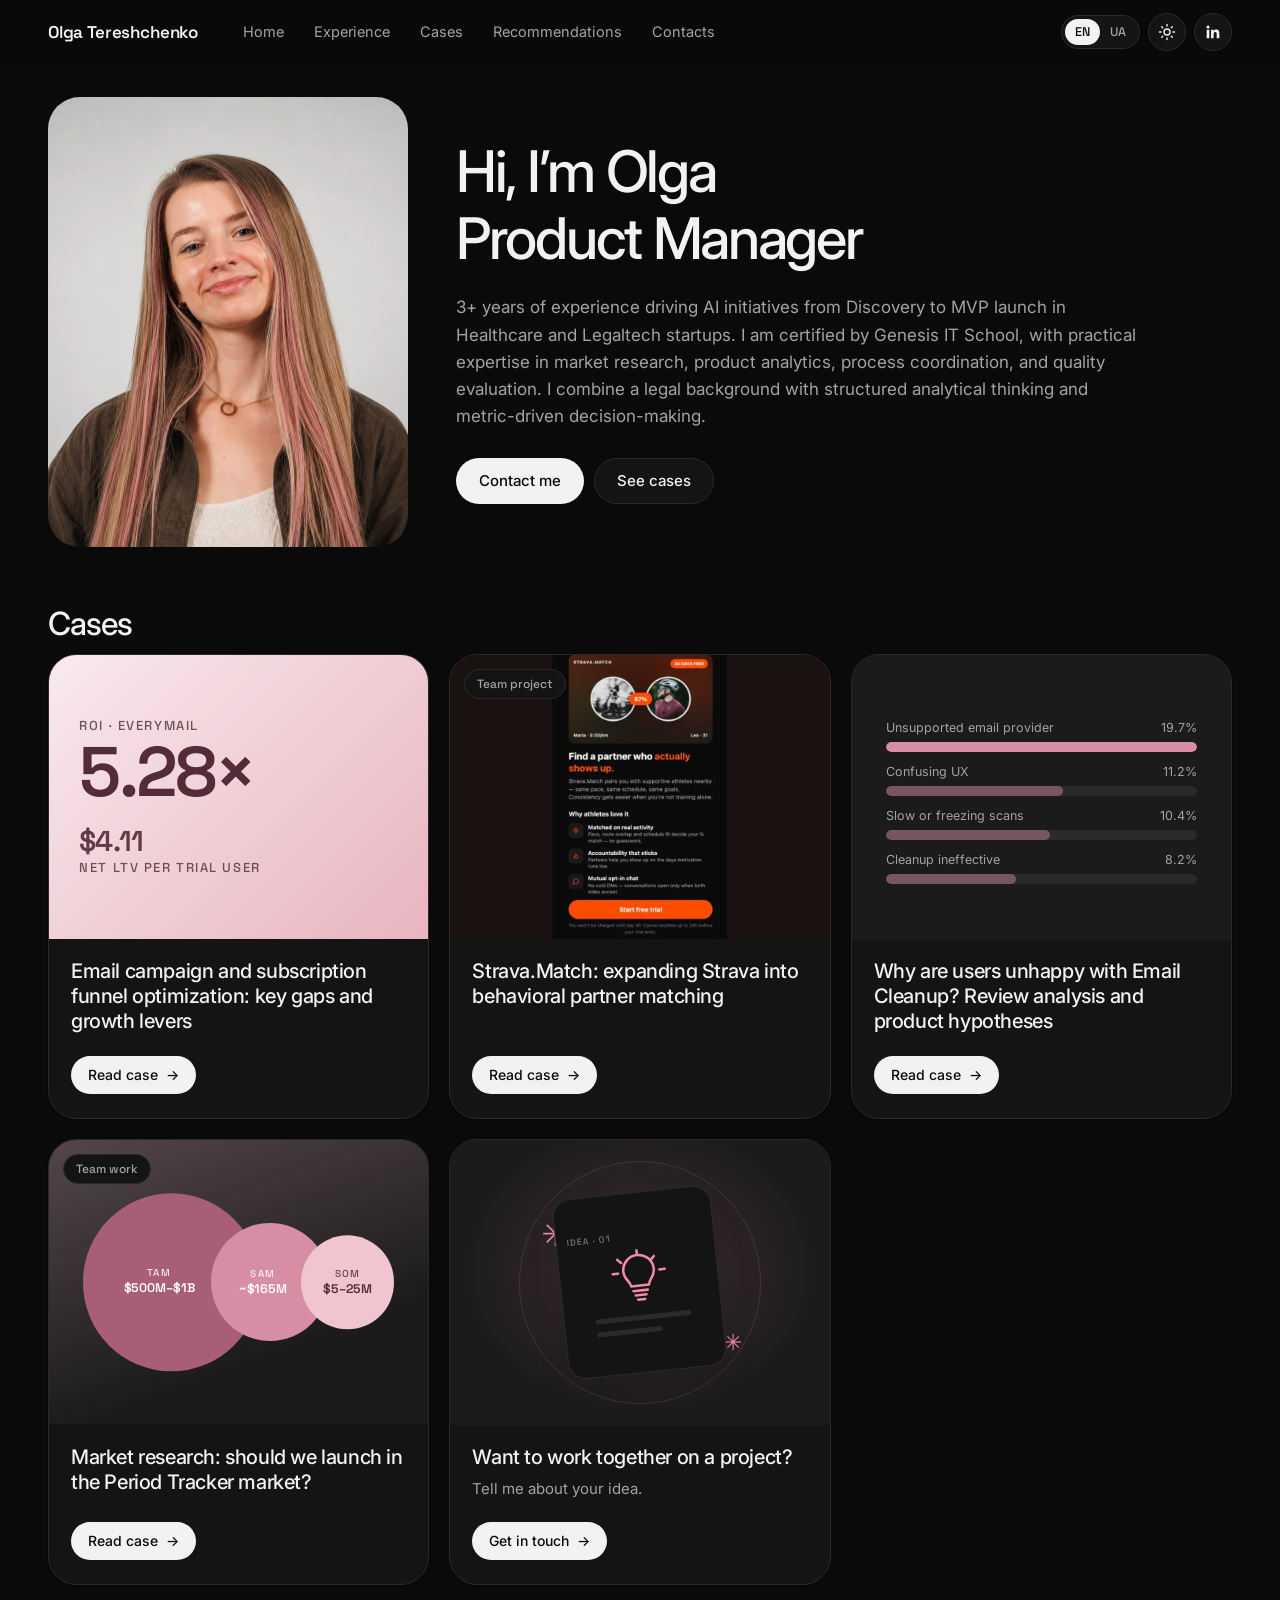
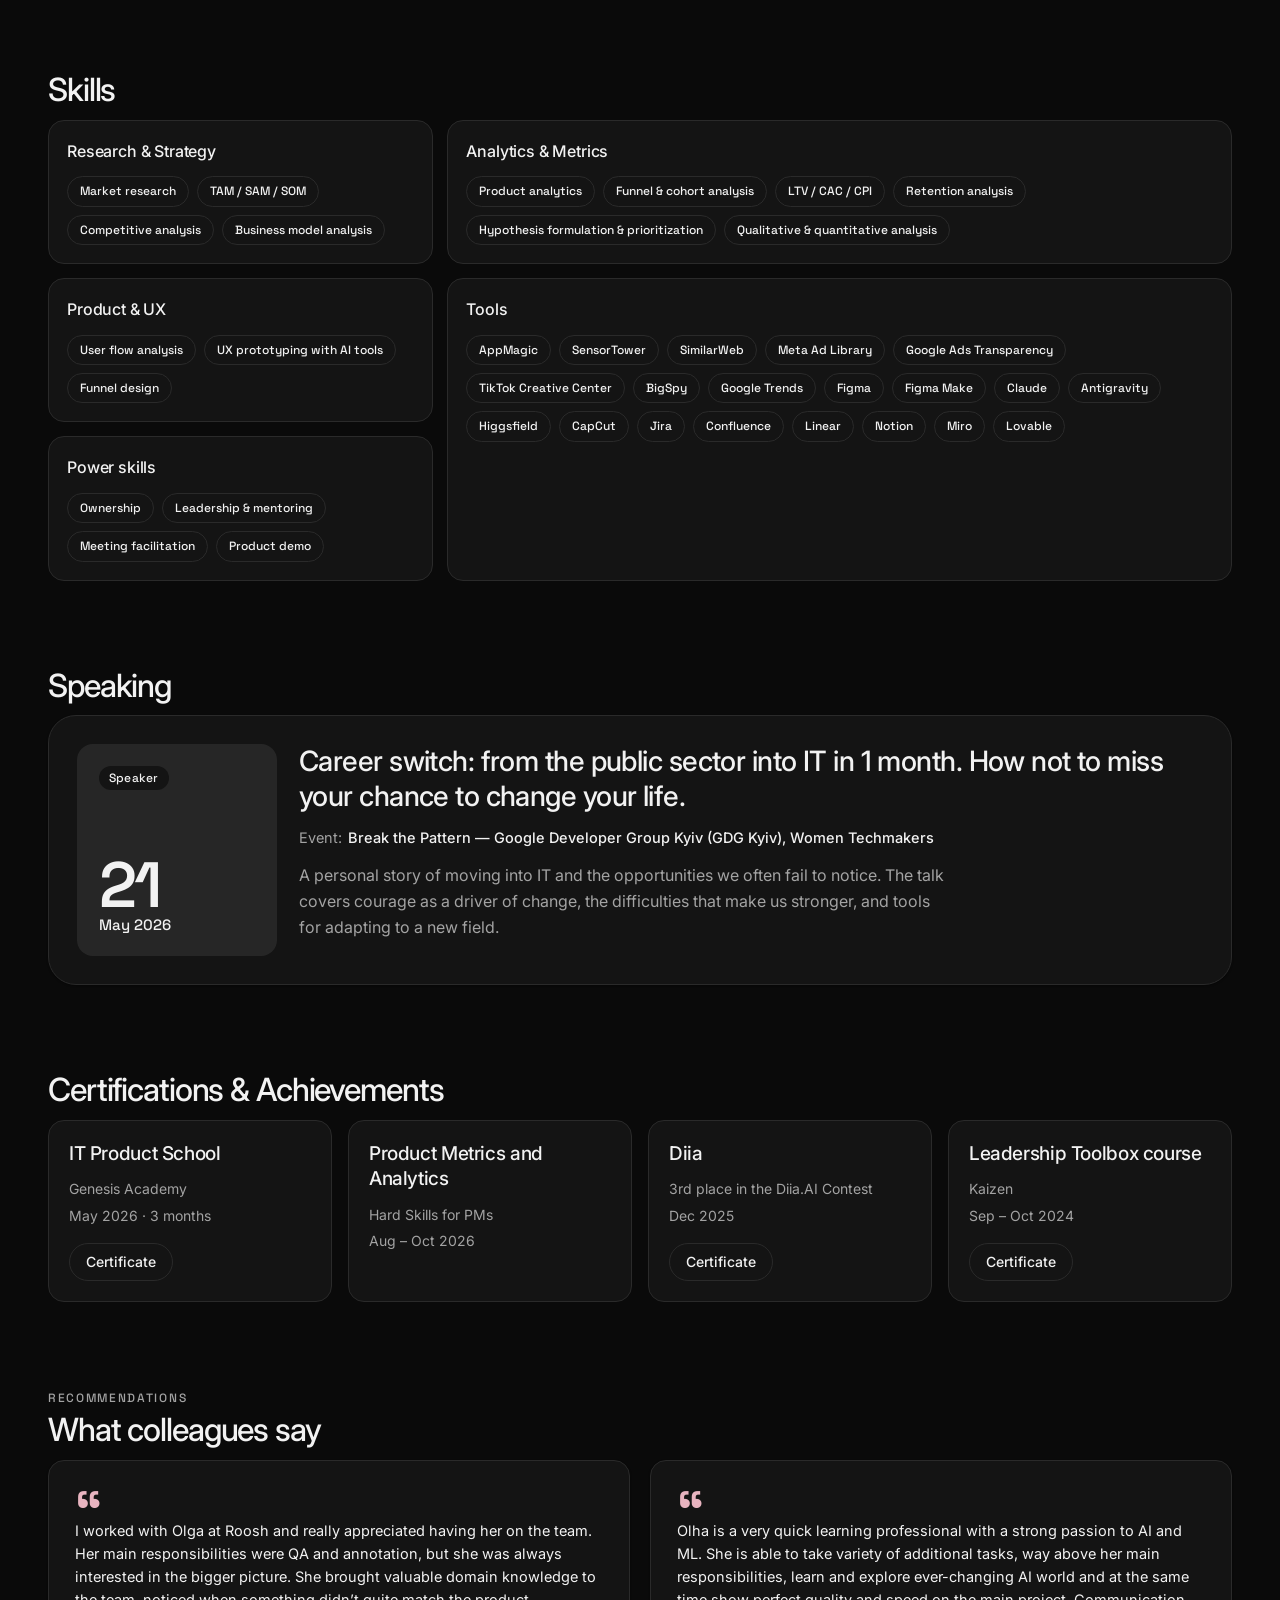
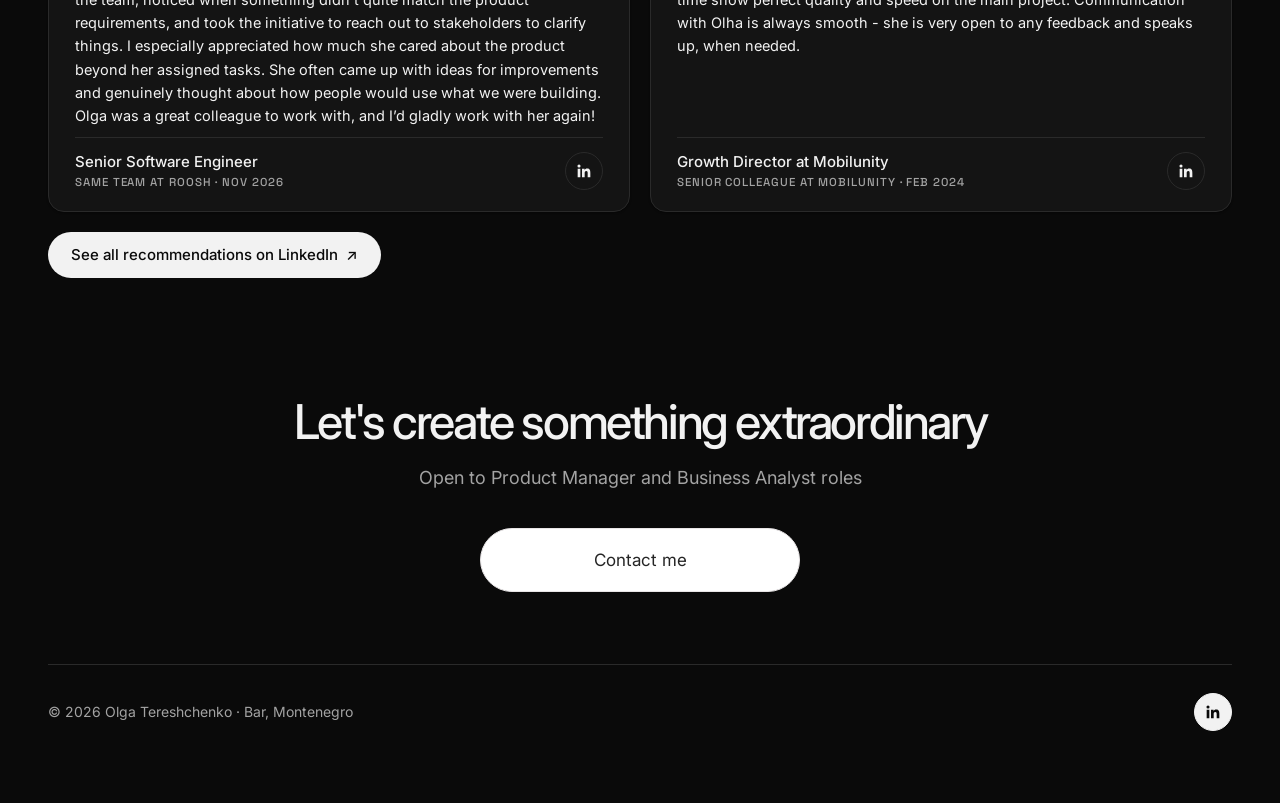
<file: index.html>
<!doctype html>
<html lang="en">
  <head>
    <script
      async
      src="https://www.googletagmanager.com/gtag/js?id=G-3KGC2RVNBZ"
    ></script>
    <script>
      window.dataLayer = window.dataLayer || [];
      function gtag() {
        dataLayer.push(arguments);
      }
      gtag("js", new Date());
      gtag("config", "G-3KGC2RVNBZ");
    </script>
    <meta charset="utf-8" />
    <meta name="viewport" content="width=device-width, initial-scale=1" />
    <title>Olga Tereshchenko — Product Manager</title>
    <meta
      name="description"
      content="Olga Tereshchenko — Product Manager · Business & Product Analyst (AI). Cases in market research, review analysis, subscription analytics and product strategy."
    />
    <link rel="preconnect" href="https://fonts.googleapis.com" />
    <link rel="preconnect" href="https://fonts.gstatic.com" crossorigin />
    <link
      href="https://fonts.googleapis.com/css2?family=Inter:wght@400;500;600&family=Space+Grotesk:wght@500;600&display=swap"
      rel="stylesheet"
    />
    <script>
      (function () {
        var d = document.documentElement;
        var theme = "dark";
        try {
          var savedTheme = localStorage.getItem("theme");
          if (savedTheme === "light" || savedTheme === "dark")
            theme = savedTheme;
        } catch (e) {}
        d.dataset.theme = theme;
        d.classList.add("js");
      })();
    </script>
    <link rel="stylesheet" href="css/styles.css" />
  </head>
  <body>
    <a class="skip" href="#app" data-i18n="skip">Skip to content</a>

    <header class="header" id="header">
      <div class="wrap">
        <a class="logo" href="#/" aria-label="Olga Tereshchenko — home"
          ><span data-i18n="name">Olga Tereshchenko</span></a
        >
        <nav class="nav" id="nav" aria-label="Main"></nav>
        <div class="tools">
          <div class="seg" role="group" aria-label="Language">
            <button type="button" data-lang="en" aria-pressed="true">EN</button>
            <button type="button" data-lang="uk" aria-pressed="false">
              UA
            </button>
          </div>
          <button
            type="button"
            class="icon-btn"
            id="themeBtn"
            aria-label="Toggle theme"
          >
            <svg
              class="theme-moon"
              viewBox="0 0 24 24"
              fill="none"
              stroke="currentColor"
              stroke-width="1.8"
              stroke-linecap="round"
              stroke-linejoin="round"
              aria-hidden="true"
            >
              <path d="M20 14.5A8 8 0 0 1 9.5 4a8 8 0 1 0 10.5 10.5Z" />
            </svg>
            <svg
              class="theme-sun"
              viewBox="0 0 24 24"
              fill="none"
              stroke="currentColor"
              stroke-width="1.8"
              stroke-linecap="round"
              aria-hidden="true"
            >
              <circle cx="12" cy="12" r="4" />
              <path
                d="M12 2v2M12 20v2M4.9 4.9l1.4 1.4M17.7 17.7l1.4 1.4M2 12h2M20 12h2M4.9 19.1l1.4-1.4M17.7 6.3l1.4-1.4"
              />
            </svg>
          </button>
          <a
            class="icon-btn in-btn"
            href="https://www.linkedin.com/in/olhatereshchenko/"
            target="_blank"
            rel="noopener noreferrer"
            aria-label="LinkedIn"
            ><svg viewBox="0 0 24 24" fill="currentColor" aria-hidden="true">
              <path
                d="M20.45 20.45h-3.56v-5.57c0-1.33-.03-3.04-1.85-3.04-1.86 0-2.14 1.45-2.14 2.94v5.67H9.35V9h3.41v1.56h.05c.48-.9 1.64-1.85 3.37-1.85 3.6 0 4.27 2.37 4.27 5.46v6.28ZM5.34 7.43a2.06 2.06 0 1 1 0-4.12 2.06 2.06 0 0 1 0 4.12ZM7.12 20.45H3.56V9h3.56v11.45Z"
              /></svg
          ></a>
          <!-- Open CV button temporarily hidden while CV is being updated. Saved in drafts/open-cv-button.html -->
          <button
            type="button"
            class="icon-btn menu-btn"
            id="menuBtn"
            aria-expanded="false"
            aria-controls="mobileNav"
            aria-label="Menu"
          >
            <svg
              viewBox="0 0 24 24"
              fill="none"
              stroke="currentColor"
              stroke-width="1.8"
              stroke-linecap="round"
              aria-hidden="true"
            >
              <path d="M4 8h16M4 16h16" />
            </svg>
          </button>
        </div>
      </div>
      <nav class="mobile-nav" id="mobileNav" aria-label="Mobile"></nav>
    </header>

    <main id="app" tabindex="-1"></main>

    <footer id="contact-footer">
      <div class="wrap contact" id="contact">
        <h2 class="rv" data-i18n="git">Get in touch</h2>
        <p class="lead rv" data-i18n="gitLead">
          Open to Product Manager and Business Analyst roles
        </p>
        <div class="contact-links rv">
          <a
            class="contact-link"
            href="https://t.me/millway_o"
            target="_blank"
            rel="noopener noreferrer"
            ><span>Contact me</span></a
          >
        </div>
        <div class="footer-bar">
          <span
            >© <span id="year">2026</span>
            <span data-i18n="name">Olga Tereshchenko</span> ·
            <span data-i18n="loc">Bar, Montenegro</span></span
          >
          <a
            class="icon-btn footer-in"
            href="https://www.linkedin.com/in/olhatereshchenko/"
            target="_blank"
            rel="noopener noreferrer"
            aria-label="LinkedIn"
            ><svg viewBox="0 0 24 24" fill="currentColor" aria-hidden="true">
              <path
                d="M20.45 20.45h-3.56v-5.57c0-1.33-.03-3.04-1.85-3.04-1.86 0-2.14 1.45-2.14 2.94v5.67H9.35V9h3.41v1.56h.05c.48-.9 1.64-1.85 3.37-1.85 3.6 0 4.27 2.37 4.27 5.46v6.28ZM5.34 7.43a2.06 2.06 0 1 1 0-4.12 2.06 2.06 0 0 1 0 4.12ZM7.12 20.45H3.56V9h3.56v11.45Z"
              /></svg
          ></a>
        </div>
      </div>
    </footer>

    <dialog class="lb" id="lb" aria-label="Image viewer">
      <button type="button" class="x" id="lbClose" aria-label="Close">×</button>
      <img id="lbImg" alt="" />
      <p id="lbCap"></p>
    </dialog>
    <dialog class="cvv" id="cvv" aria-labelledby="cvvTitle">
      <div class="cvv-bar">
        <p class="cvv-title" id="cvvTitle"></p>
        <a
          class="btn btn-primary btn-sm"
          id="cvvDl"
          href="assets/documents/Olga_Tereshchenko_CV.pdf"
          download="Olga_Tereshchenko_CV.pdf"
          ><span id="cvvDlT"></span>
          <span class="arr" aria-hidden="true">↓</span></a
        >
        <button type="button" class="icon-btn" id="cvvClose">
          <svg
            viewBox="0 0 24 24"
            fill="none"
            stroke="currentColor"
            stroke-width="2"
            stroke-linecap="round"
            aria-hidden="true"
          >
            <path d="M6 6l12 12M18 6L6 18" />
          </svg>
        </button>
      </div>
      <iframe
        class="cvv-frame"
        id="cvvFrame"
        title="CV"
        loading="lazy"
      ></iframe>
    </dialog>

    <script src="js/data.js"></script>
    <script src="js/blocks/case-card.js"></script>
    <script src="js/blocks/case-section.js"></script>
    <script src="js/app.js"></script>
  </body>
</html>
</file>
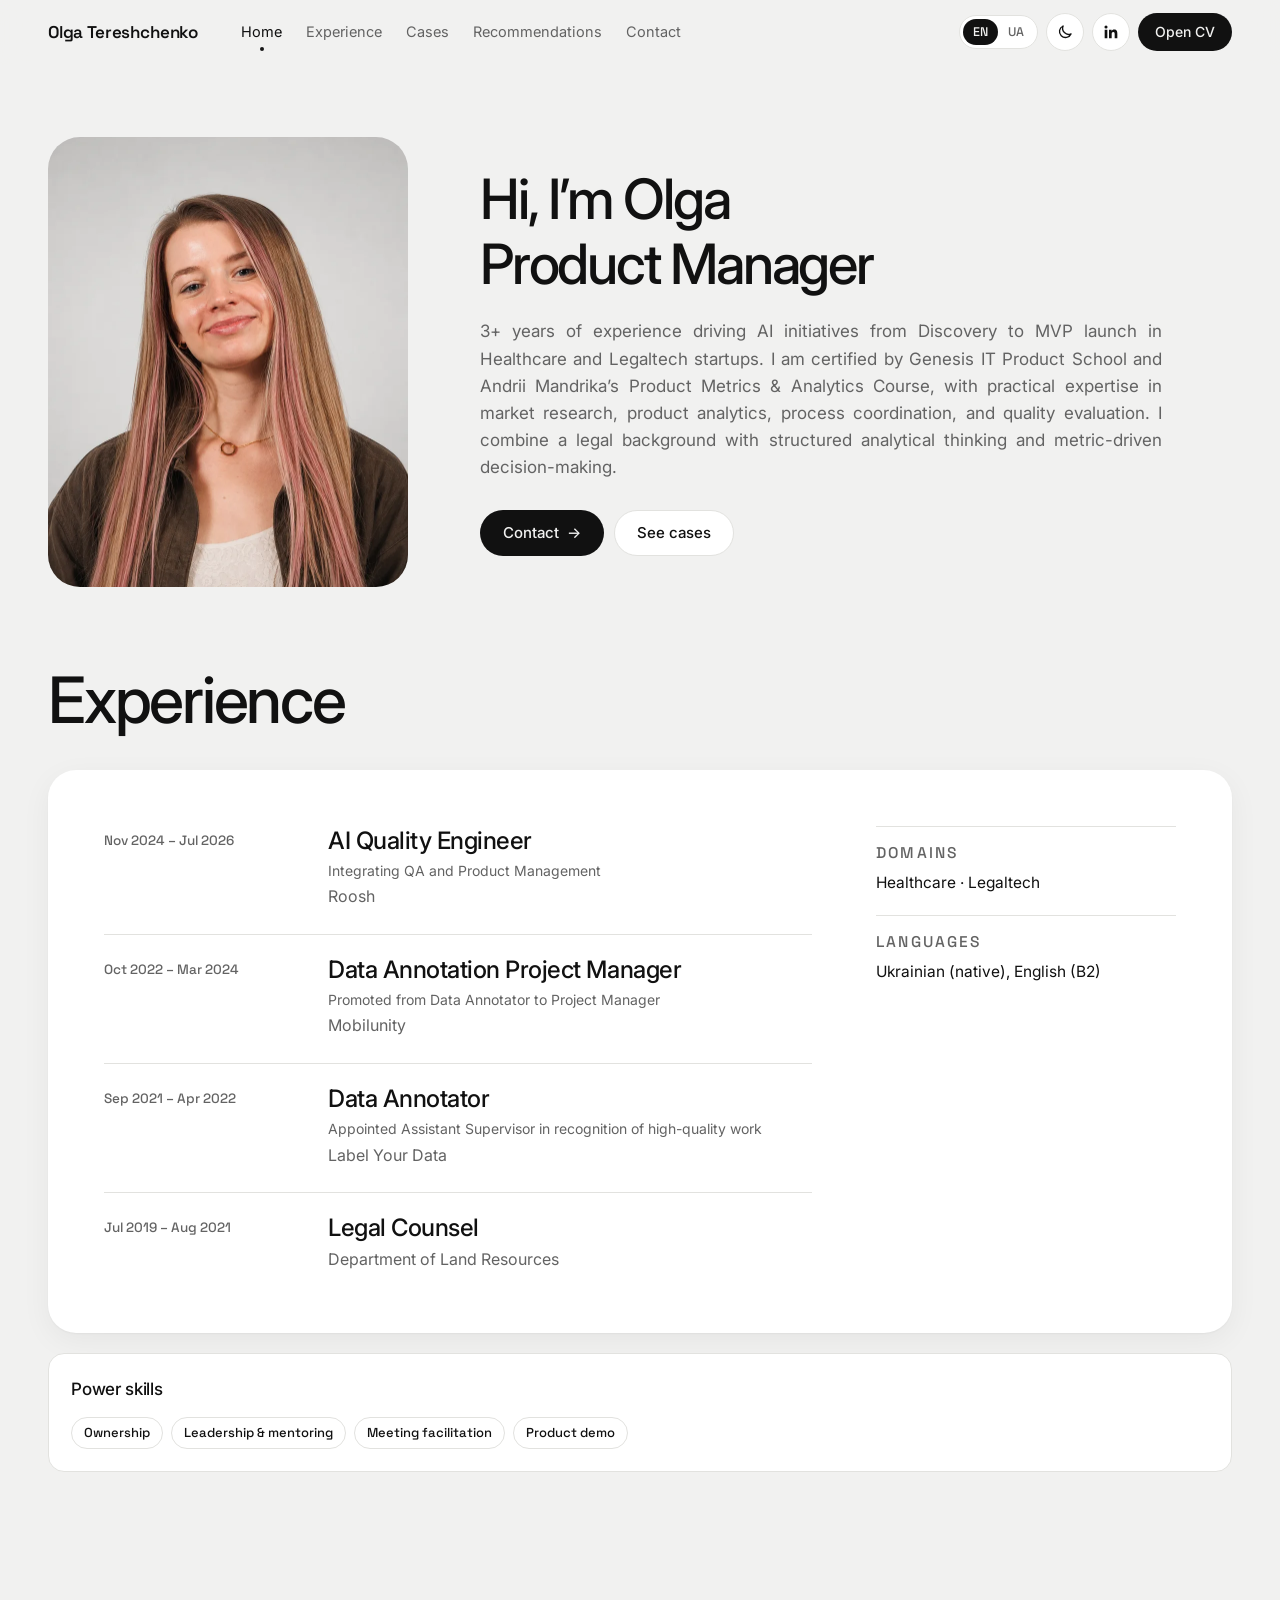
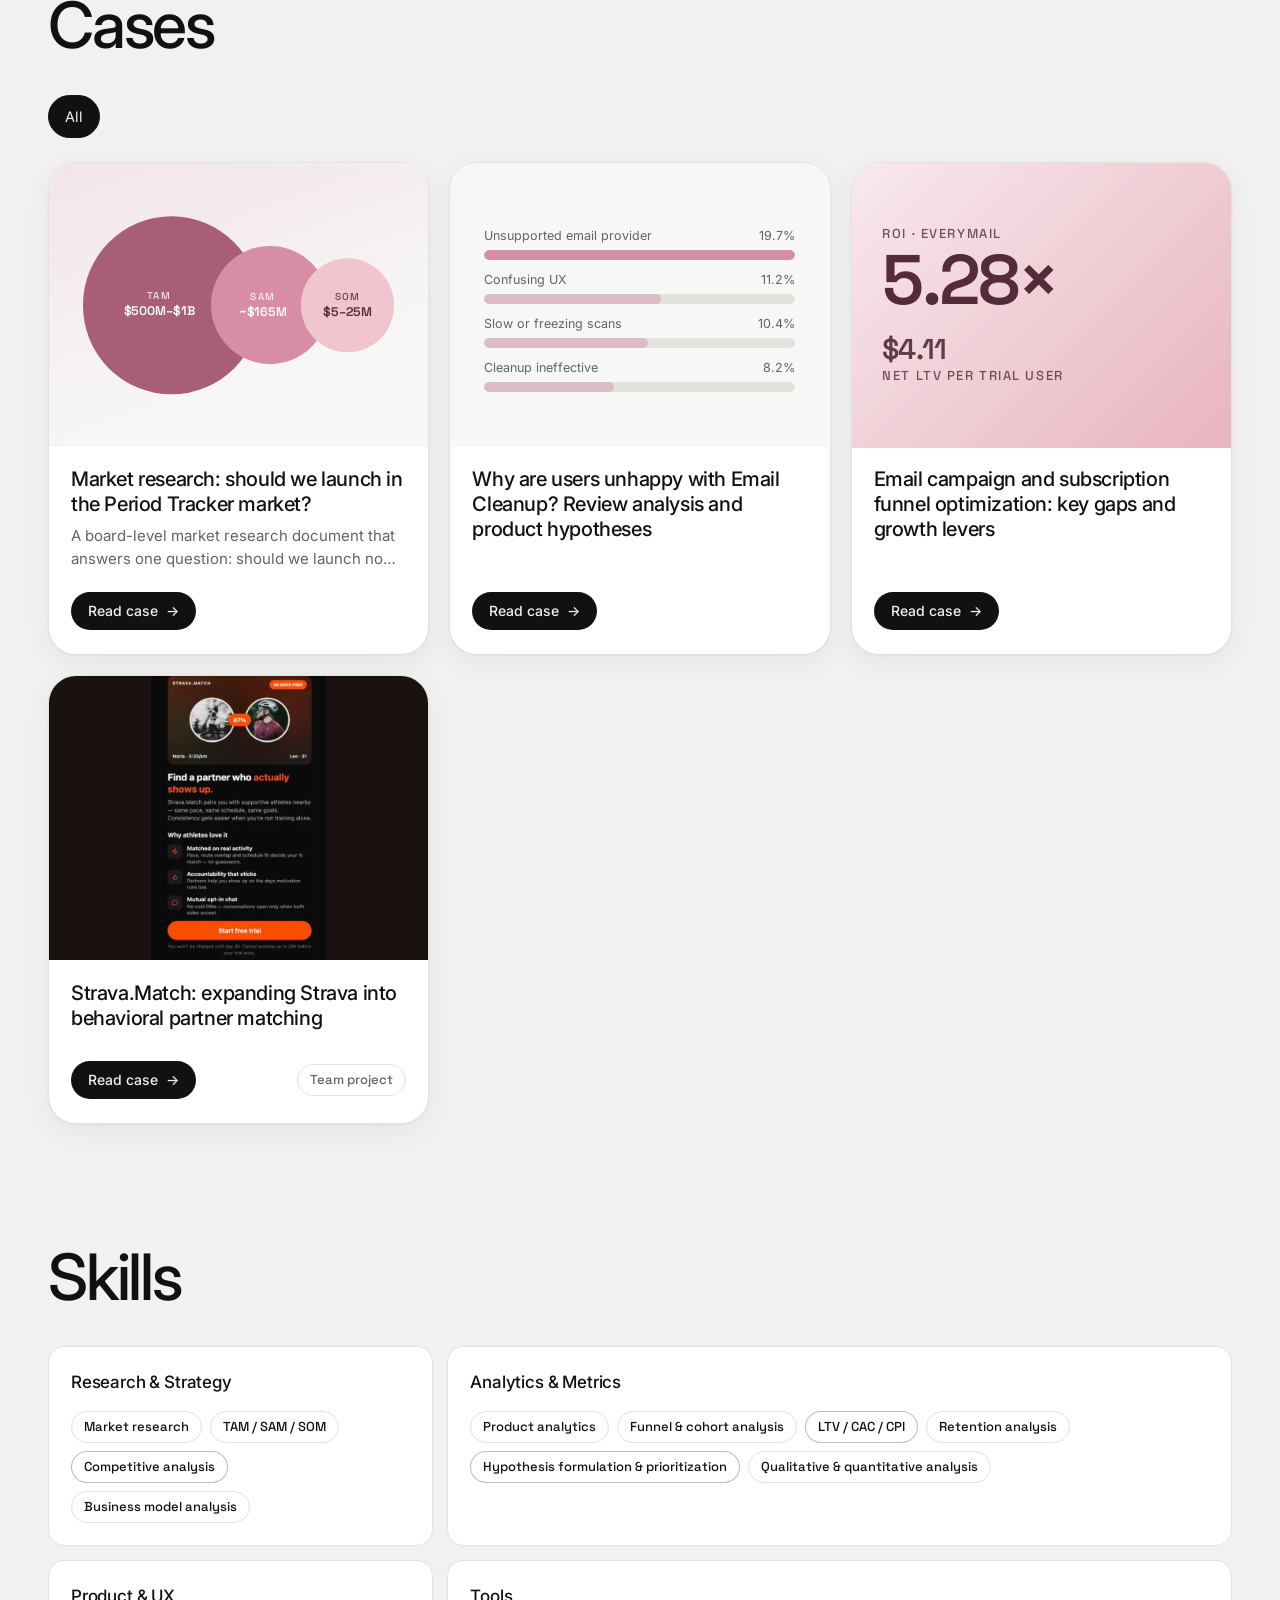
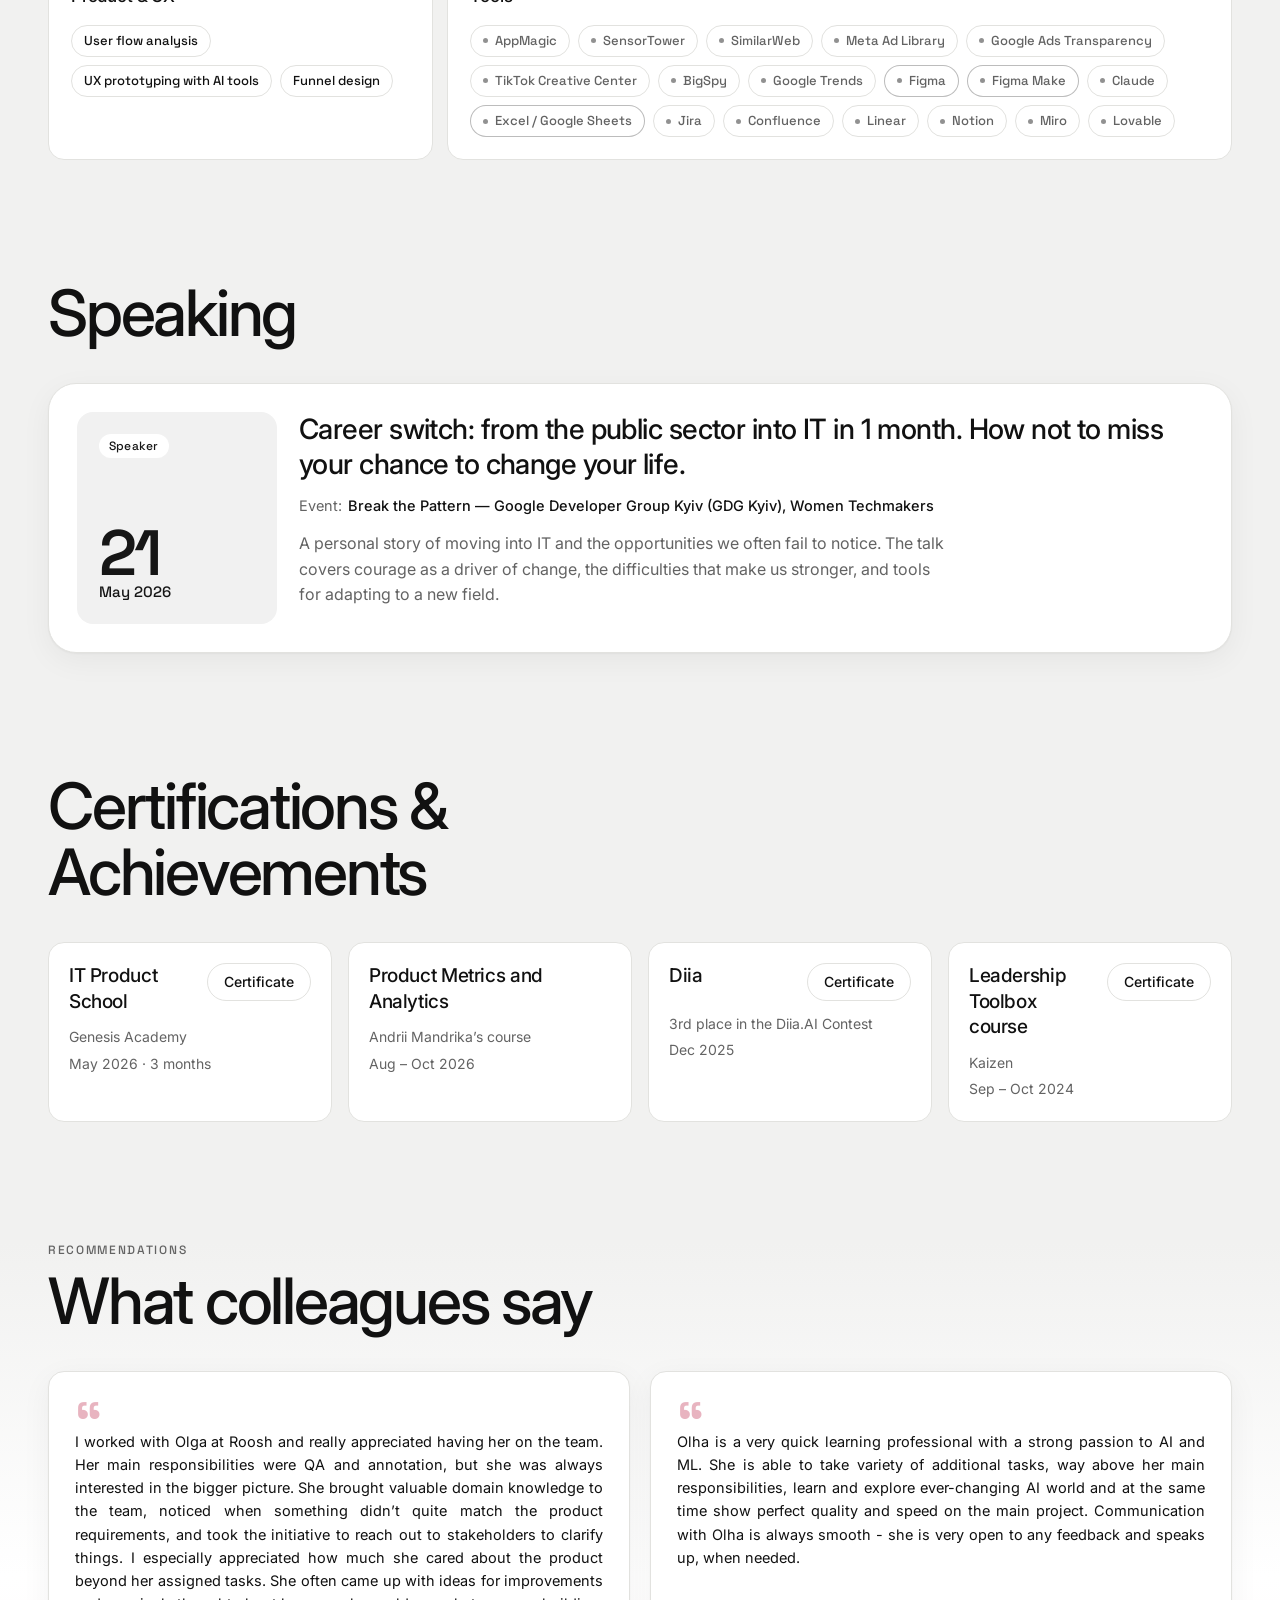
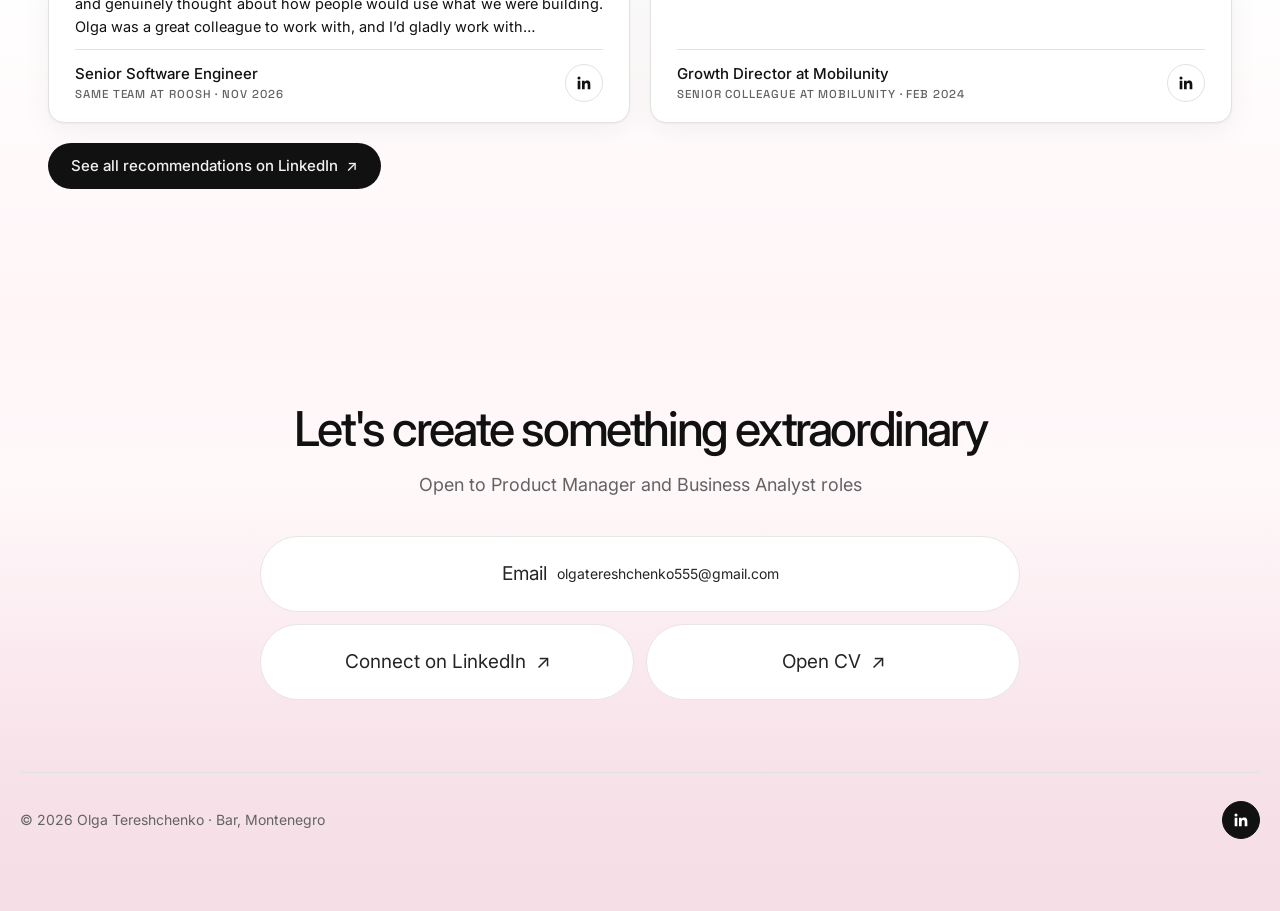
<file: site/index.html>
<!doctype html>
<html lang="en">
<head>
<meta charset="utf-8">
<meta name="viewport" content="width=device-width, initial-scale=1">
<title>Olga Tereshchenko — Product Manager</title>
<meta name="description" content="Olga Tereshchenko — Product Manager · Business & Product Analyst (AI). Cases in market research, review analysis, subscription analytics and product strategy.">
<link rel="preconnect" href="https://fonts.googleapis.com">
<link rel="preconnect" href="https://fonts.gstatic.com" crossorigin>
<link href="https://fonts.googleapis.com/css2?family=Inter:wght@400;500;600&family=Space+Grotesk:wght@500;600&display=swap" rel="stylesheet">
<script>
  (function () {
    var d = document.documentElement;
    d.dataset.theme = 'light';
    d.classList.add('js');
  })();
</script>
<link rel="stylesheet" href="css/styles.css">
</head>
<body>
<a class="skip" href="#app" data-i18n="skip">Skip to content</a>

<header class="header" id="header">
  <div class="wrap">
    <a class="logo" href="#/" aria-label="Olga Tereshchenko — home"><span data-i18n="name">Olga Tereshchenko</span></a>
    <nav class="nav" id="nav" aria-label="Main"></nav>
    <div class="tools">
      <div class="seg" role="group" aria-label="Language">
        <button type="button" data-lang="en" aria-pressed="true">EN</button>
        <button type="button" data-lang="uk" aria-pressed="false">UA</button>
      </div>
      <button type="button" class="icon-btn" id="themeBtn" aria-label="Toggle theme">
        <svg class="theme-moon" viewBox="0 0 24 24" fill="none" stroke="currentColor" stroke-width="1.8" stroke-linecap="round" stroke-linejoin="round" aria-hidden="true"><path d="M20 14.5A8 8 0 0 1 9.5 4a8 8 0 1 0 10.5 10.5Z"/></svg>
        <svg class="theme-sun" viewBox="0 0 24 24" fill="none" stroke="currentColor" stroke-width="1.8" stroke-linecap="round" aria-hidden="true"><circle cx="12" cy="12" r="4"/><path d="M12 2v2M12 20v2M4.9 4.9l1.4 1.4M17.7 17.7l1.4 1.4M2 12h2M20 12h2M4.9 19.1l1.4-1.4M17.7 6.3l1.4-1.4"/></svg>
      </button>
      <a class="icon-btn in-btn" href="https://www.linkedin.com/in/olhatereshchenko/" target="_blank" rel="noopener noreferrer" aria-label="LinkedIn"><svg viewBox="0 0 24 24" fill="currentColor" aria-hidden="true"><path d="M20.45 20.45h-3.56v-5.57c0-1.33-.03-3.04-1.85-3.04-1.86 0-2.14 1.45-2.14 2.94v5.67H9.35V9h3.41v1.56h.05c.48-.9 1.64-1.85 3.37-1.85 3.6 0 4.27 2.37 4.27 5.46v6.28ZM5.34 7.43a2.06 2.06 0 1 1 0-4.12 2.06 2.06 0 0 1 0 4.12ZM7.12 20.45H3.56V9h3.56v11.45Z"/></svg></a>
      <a class="btn btn-primary btn-sm cv-btn" href="assets/documents/Olga_Tereshchenko_CV.pdf" target="_blank" rel="noopener" data-cv data-i18n="cv">Open CV</a>
      <button type="button" class="icon-btn menu-btn" id="menuBtn" aria-expanded="false" aria-controls="mobileNav" aria-label="Menu">
        <svg viewBox="0 0 24 24" fill="none" stroke="currentColor" stroke-width="1.8" stroke-linecap="round" aria-hidden="true"><path d="M4 8h16M4 16h16"/></svg>
      </button>
    </div>
  </div>
  <nav class="mobile-nav" id="mobileNav" aria-label="Mobile"></nav>
</header>

<main id="app" tabindex="-1"></main>

<footer id="contact-footer">
  <div class="wrap contact" id="contact">
    <h2 class="rv" data-i18n="git">Get in touch</h2>
    <p class="lead rv" data-i18n="gitLead">Open to Product Manager and Business Analyst roles</p>
    <div class="contact-links rv">
      <a class="contact-link" href="mailto:olgatereshchenko555@gmail.com"><span data-i18n="email">Email</span> <small>olgatereshchenko555@gmail.com</small></a>
      <a class="contact-link" href="https://www.linkedin.com/in/olhatereshchenko/" target="_blank" rel="noopener noreferrer"><span data-i18n="linkedin">Connect on LinkedIn</span> <span class="ext" aria-hidden="true">↗</span></a>
      <a class="contact-link" href="assets/documents/Olga_Tereshchenko_CV.pdf" target="_blank" rel="noopener" data-cv><span data-i18n="cv">Open CV</span> <span class="ext" aria-hidden="true">↗</span></a>
    </div>
    <div class="footer-bar">
      <span>© <span id="year">2026</span> <span data-i18n="name">Olga Tereshchenko</span> · <span data-i18n="loc">Bar, Montenegro</span></span>
      <a class="icon-btn footer-in" href="https://www.linkedin.com/in/olhatereshchenko/" target="_blank" rel="noopener noreferrer" aria-label="LinkedIn"><svg viewBox="0 0 24 24" fill="currentColor" aria-hidden="true"><path d="M20.45 20.45h-3.56v-5.57c0-1.33-.03-3.04-1.85-3.04-1.86 0-2.14 1.45-2.14 2.94v5.67H9.35V9h3.41v1.56h.05c.48-.9 1.64-1.85 3.37-1.85 3.6 0 4.27 2.37 4.27 5.46v6.28ZM5.34 7.43a2.06 2.06 0 1 1 0-4.12 2.06 2.06 0 0 1 0 4.12ZM7.12 20.45H3.56V9h3.56v11.45Z"/></svg></a>
    </div>
  </div>
</footer>

<dialog class="lb" id="lb" aria-label="Image viewer">
  <button type="button" class="x" id="lbClose" aria-label="Close">×</button>
  <img id="lbImg" alt="">
  <p id="lbCap"></p>
</dialog>
<dialog class="cvv" id="cvv" aria-labelledby="cvvTitle">
  <div class="cvv-bar">
    <p class="cvv-title" id="cvvTitle"></p>
    <a class="btn btn-primary btn-sm" id="cvvDl" href="assets/documents/Olga_Tereshchenko_CV.pdf" download="Olga_Tereshchenko_CV.pdf"><span id="cvvDlT"></span> <span class="arr" aria-hidden="true">↓</span></a>
    <button type="button" class="icon-btn" id="cvvClose"><svg viewBox="0 0 24 24" fill="none" stroke="currentColor" stroke-width="2" stroke-linecap="round" aria-hidden="true"><path d="M6 6l12 12M18 6L6 18"/></svg></button>
  </div>
  <iframe class="cvv-frame" id="cvvFrame" title="CV" loading="lazy"></iframe>
</dialog>

<script src="js/data.js"></script>
<script src="js/blocks/case-card.js"></script>
<script src="js/blocks/case-section.js"></script>
<script src="js/app.js"></script>
</body>
</html>
</file>
<file: css/styles.css>
:root {
  --bg: #f1f1f0;
  --surface: #ffffff;
  --surface-2: #f7f7f6;
  --nav-active: #e8e8e6;
  --text: #111111;
  --muted: #636363;
  --faint: #9b9b9b;
  --border: #e2e2df;
  --accent: #161616;
  --accent-strong: #000000;
  --accent-soft: rgba(17, 17, 17, 0.06);
  --on-accent: #ffffff;
  --accent-line: rgba(17, 17, 17, 0.28);
  --cover: #d78da3;
  --cover-soft: rgba(215, 141, 163, 0.14);
  --on-cover: #ffffff;
  --radius: 28px;
  --radius-sm: 16px;
  --shadow: 0 1px 2px rgba(0, 0, 0, 0.04), 0 8px 30px rgba(0, 0, 0, 0.05);
  --font: "Inter", system-ui, -apple-system, "Segoe UI", Roboto, sans-serif;
  --font-display: "Space Grotesk", "Inter", system-ui, sans-serif;
  --font-accent: var(--font-display);
  --gutter: 16px;
  --max: 1240px;
  --header-h: 64px;
  --section-space: clamp(32px, 5vw, 72px);
  --paw: url("data:image/svg+xml,%3Csvg xmlns='http://www.w3.org/2000/svg' width='26' height='26' viewBox='0 0 36 36'%3E%3Cg fill='%23ffffff' stroke='%23ffffff' stroke-width='2.6' stroke-linejoin='round'%3E%3Cellipse cx='18' cy='23' rx='13' ry='11'/%3E%3Cellipse cx='6.5' cy='15.5' rx='5.2' ry='6.4' transform='rotate(-22 6.5 15.5)'/%3E%3Cellipse cx='13.5' cy='8.5' rx='5.2' ry='6.6' transform='rotate(-8 13.5 8.5)'/%3E%3Cellipse cx='22.5' cy='8.5' rx='5.2' ry='6.6' transform='rotate(8 22.5 8.5)'/%3E%3Cellipse cx='29.5' cy='15.5' rx='5.2' ry='6.4' transform='rotate(22 29.5 15.5)'/%3E%3C/g%3E%3Cg fill='%23161616'%3E%3Cellipse cx='18' cy='23' rx='13' ry='11'/%3E%3Cellipse cx='6.5' cy='15.5' rx='5.2' ry='6.4' transform='rotate(-22 6.5 15.5)'/%3E%3Cellipse cx='13.5' cy='8.5' rx='5.2' ry='6.6' transform='rotate(-8 13.5 8.5)'/%3E%3Cellipse cx='22.5' cy='8.5' rx='5.2' ry='6.6' transform='rotate(8 22.5 8.5)'/%3E%3Cellipse cx='29.5' cy='15.5' rx='5.2' ry='6.4' transform='rotate(22 29.5 15.5)'/%3E%3C/g%3E%3Cg fill='%23e8b4c0'%3E%3Cellipse cx='6.5' cy='15.5' rx='3.3' ry='4.3' transform='rotate(-22 6.5 15.5)'/%3E%3Cellipse cx='13.5' cy='8.5' rx='3.3' ry='4.5' transform='rotate(-8 13.5 8.5)'/%3E%3Cellipse cx='22.5' cy='8.5' rx='3.3' ry='4.5' transform='rotate(8 22.5 8.5)'/%3E%3Cellipse cx='29.5' cy='15.5' rx='3.3' ry='4.3' transform='rotate(22 29.5 15.5)'/%3E%3Cpath d='M18 17c-3.6 0-7 3.6-7 6.9 0 2.3 1.8 3.4 3.5 3.4 1.4 0 2.2-.8 3.5-.8s2.1.8 3.5.8c1.7 0 3.5-1.1 3.5-3.4 0-3.3-3.4-6.9-7-6.9z'/%3E%3C/g%3E%3C/svg%3E") 13 13, auto;
  --paw-hot: url("data:image/svg+xml,%3Csvg xmlns='http://www.w3.org/2000/svg' width='26' height='26' viewBox='0 0 36 36'%3E%3Cg fill='%23ffffff' stroke='%23ffffff' stroke-width='2.6' stroke-linejoin='round'%3E%3Cellipse cx='18' cy='23' rx='13' ry='11'/%3E%3Cellipse cx='6.5' cy='15.5' rx='5.2' ry='6.4' transform='rotate(-22 6.5 15.5)'/%3E%3Cellipse cx='13.5' cy='8.5' rx='5.2' ry='6.6' transform='rotate(-8 13.5 8.5)'/%3E%3Cellipse cx='22.5' cy='8.5' rx='5.2' ry='6.6' transform='rotate(8 22.5 8.5)'/%3E%3Cellipse cx='29.5' cy='15.5' rx='5.2' ry='6.4' transform='rotate(22 29.5 15.5)'/%3E%3C/g%3E%3Cg fill='%23161616'%3E%3Cellipse cx='18' cy='23' rx='13' ry='11'/%3E%3Cellipse cx='6.5' cy='15.5' rx='5.2' ry='6.4' transform='rotate(-22 6.5 15.5)'/%3E%3Cellipse cx='13.5' cy='8.5' rx='5.2' ry='6.6' transform='rotate(-8 13.5 8.5)'/%3E%3Cellipse cx='22.5' cy='8.5' rx='5.2' ry='6.6' transform='rotate(8 22.5 8.5)'/%3E%3Cellipse cx='29.5' cy='15.5' rx='5.2' ry='6.4' transform='rotate(22 29.5 15.5)'/%3E%3C/g%3E%3Cg fill='%23f08aa5'%3E%3Cellipse cx='6.5' cy='15.5' rx='3.3' ry='4.3' transform='rotate(-22 6.5 15.5)'/%3E%3Cellipse cx='13.5' cy='8.5' rx='3.3' ry='4.5' transform='rotate(-8 13.5 8.5)'/%3E%3Cellipse cx='22.5' cy='8.5' rx='3.3' ry='4.5' transform='rotate(8 22.5 8.5)'/%3E%3Cellipse cx='29.5' cy='15.5' rx='3.3' ry='4.3' transform='rotate(22 29.5 15.5)'/%3E%3Cpath d='M18 17c-3.6 0-7 3.6-7 6.9 0 2.3 1.8 3.4 3.5 3.4 1.4 0 2.2-.8 3.5-.8s2.1.8 3.5.8c1.7 0 3.5-1.1 3.5-3.4 0-3.3-3.4-6.9-7-6.9z'/%3E%3C/g%3E%3C/svg%3E") 13 13, auto;
  color-scheme: light;
}
:root:lang(uk) {
  --font-accent: var(--font);
}
:root[data-theme="dark"] {
  --bg: #0a0a0a;
  --surface: #141414;
  --surface-2: #1b1b1b;
  --nav-active: #1b1b1b;
  --text: #f2f2f2;
  --muted: #a3a3a3;
  --faint: #6e6e6e;
  --border: #2a2a2a;
  --accent: #f2f2f2;
  --accent-strong: #ffffff;
  --accent-soft: rgba(255, 255, 255, 0.08);
  --on-accent: #0a0a0a;
  --accent-line: rgba(255, 255, 255, 0.3);
  --cover: #f08aa5;
  --cover-soft: rgba(240, 138, 165, 0.16);
  --on-cover: #241016;
  --shadow: 0 1px 2px rgba(0, 0, 0, 0.4);
  --paw: url("data:image/svg+xml,%3Csvg xmlns='http://www.w3.org/2000/svg' width='26' height='26' viewBox='0 0 36 36'%3E%3Cg fill='%23ffffff' stroke='%23ffffff' stroke-width='2.6' stroke-linejoin='round'%3E%3Cellipse cx='18' cy='23' rx='13' ry='11'/%3E%3Cellipse cx='6.5' cy='15.5' rx='5.2' ry='6.4' transform='rotate(-22 6.5 15.5)'/%3E%3Cellipse cx='13.5' cy='8.5' rx='5.2' ry='6.6' transform='rotate(-8 13.5 8.5)'/%3E%3Cellipse cx='22.5' cy='8.5' rx='5.2' ry='6.6' transform='rotate(8 22.5 8.5)'/%3E%3Cellipse cx='29.5' cy='15.5' rx='5.2' ry='6.4' transform='rotate(22 29.5 15.5)'/%3E%3C/g%3E%3Cg fill='%23161616'%3E%3Cellipse cx='18' cy='23' rx='13' ry='11'/%3E%3Cellipse cx='6.5' cy='15.5' rx='5.2' ry='6.4' transform='rotate(-22 6.5 15.5)'/%3E%3Cellipse cx='13.5' cy='8.5' rx='5.2' ry='6.6' transform='rotate(-8 13.5 8.5)'/%3E%3Cellipse cx='22.5' cy='8.5' rx='5.2' ry='6.6' transform='rotate(8 22.5 8.5)'/%3E%3Cellipse cx='29.5' cy='15.5' rx='5.2' ry='6.4' transform='rotate(22 29.5 15.5)'/%3E%3C/g%3E%3Cg fill='%23e8b4c0'%3E%3Cellipse cx='6.5' cy='15.5' rx='3.3' ry='4.3' transform='rotate(-22 6.5 15.5)'/%3E%3Cellipse cx='13.5' cy='8.5' rx='3.3' ry='4.5' transform='rotate(-8 13.5 8.5)'/%3E%3Cellipse cx='22.5' cy='8.5' rx='3.3' ry='4.5' transform='rotate(8 22.5 8.5)'/%3E%3Cellipse cx='29.5' cy='15.5' rx='3.3' ry='4.3' transform='rotate(22 29.5 15.5)'/%3E%3Cpath d='M18 17c-3.6 0-7 3.6-7 6.9 0 2.3 1.8 3.4 3.5 3.4 1.4 0 2.2-.8 3.5-.8s2.1.8 3.5.8c1.7 0 3.5-1.1 3.5-3.4 0-3.3-3.4-6.9-7-6.9z'/%3E%3C/g%3E%3C/svg%3E") 13 13, auto;
  --paw-hot: url("data:image/svg+xml,%3Csvg xmlns='http://www.w3.org/2000/svg' width='26' height='26' viewBox='0 0 36 36'%3E%3Cg fill='%23ffffff' stroke='%23ffffff' stroke-width='2.6' stroke-linejoin='round'%3E%3Cellipse cx='18' cy='23' rx='13' ry='11'/%3E%3Cellipse cx='6.5' cy='15.5' rx='5.2' ry='6.4' transform='rotate(-22 6.5 15.5)'/%3E%3Cellipse cx='13.5' cy='8.5' rx='5.2' ry='6.6' transform='rotate(-8 13.5 8.5)'/%3E%3Cellipse cx='22.5' cy='8.5' rx='5.2' ry='6.6' transform='rotate(8 22.5 8.5)'/%3E%3Cellipse cx='29.5' cy='15.5' rx='5.2' ry='6.4' transform='rotate(22 29.5 15.5)'/%3E%3C/g%3E%3Cg fill='%23161616'%3E%3Cellipse cx='18' cy='23' rx='13' ry='11'/%3E%3Cellipse cx='6.5' cy='15.5' rx='5.2' ry='6.4' transform='rotate(-22 6.5 15.5)'/%3E%3Cellipse cx='13.5' cy='8.5' rx='5.2' ry='6.6' transform='rotate(-8 13.5 8.5)'/%3E%3Cellipse cx='22.5' cy='8.5' rx='5.2' ry='6.6' transform='rotate(8 22.5 8.5)'/%3E%3Cellipse cx='29.5' cy='15.5' rx='5.2' ry='6.4' transform='rotate(22 29.5 15.5)'/%3E%3C/g%3E%3Cg fill='%23f08aa5'%3E%3Cellipse cx='6.5' cy='15.5' rx='3.3' ry='4.3' transform='rotate(-22 6.5 15.5)'/%3E%3Cellipse cx='13.5' cy='8.5' rx='3.3' ry='4.5' transform='rotate(-8 13.5 8.5)'/%3E%3Cellipse cx='22.5' cy='8.5' rx='3.3' ry='4.5' transform='rotate(8 22.5 8.5)'/%3E%3Cellipse cx='29.5' cy='15.5' rx='3.3' ry='4.3' transform='rotate(22 29.5 15.5)'/%3E%3Cpath d='M18 17c-3.6 0-7 3.6-7 6.9 0 2.3 1.8 3.4 3.5 3.4 1.4 0 2.2-.8 3.5-.8s2.1.8 3.5.8c1.7 0 3.5-1.1 3.5-3.4 0-3.3-3.4-6.9-7-6.9z'/%3E%3C/g%3E%3C/svg%3E") 13 13, auto;
  color-scheme: dark;
}
*,
*::before,
*::after {
  box-sizing: border-box;
}
html {
  scroll-behavior: smooth;
  -webkit-text-size-adjust: 100%;
  scroll-padding-top: calc(var(--header-h) + 16px);
}
html,
body {
  cursor: var(--paw);
}
a,
button,
[role="button"],
summary,
label[for],
.case-card,
.tag,
.filter {
  cursor: var(--paw-hot);
}
.figure .frame {
  cursor: var(--paw-hot);
}
body {
  margin: 0;
  background: var(--bg);
  color: var(--text);
  font: 400 16px/1.6 var(--font);
  overflow-x: hidden;
  overflow-x: clip;
  -webkit-font-smoothing: antialiased;
  transition:
    background-color 0.25s,
    color 0.25s;
}
img {
  max-width: 100%;
  height: auto;
  display: block;
}
a {
  color: inherit;
}
button {
  font: inherit;
  color: inherit;
  background: none;
  border: 0;
  padding: 0;
}
h1,
h2,
h3,
h4,
p,
ul,
ol,
figure {
  margin: 0;
}
ul,
ol {
  padding: 0;
}
:focus-visible {
  outline: 1.5px solid var(--faint);
  outline-offset: 4px;
  border-radius: 10px;
}
.wrap {
  width: 100%;
  max-width: var(--max);
  margin: 0 auto;
  padding: 0 var(--gutter);
}
.sr-only {
  position: absolute;
  width: 1px;
  height: 1px;
  overflow: hidden;
  clip: rect(0 0 0 0);
  white-space: nowrap;
}
.skip {
  position: absolute;
  left: 12px;
  top: -60px;
  z-index: 100;
  background: var(--accent);
  color: var(--on-accent);
  padding: 10px 16px;
  border-radius: 999px;
  text-decoration: none;
}
.skip:focus {
  top: 12px;
}
.eyebrow {
  font: 500 12px/1.4 var(--font-accent);
  letter-spacing: 0.14em;
  text-transform: uppercase;
  color: var(--muted);
}
.prose a,
a.inline {
  color: var(--accent);
  text-decoration: underline;
  text-decoration-color: var(--accent-line);
  text-underline-offset: 3px;
  transition: text-decoration-color 0.15s;
}
.prose a:hover,
a.inline:hover {
  text-decoration-color: currentColor;
}

/* ---------- header ---------- */
.header {
  position: sticky;
  top: 0;
  z-index: 50;
  background: var(--bg);
  background: color-mix(in srgb, var(--bg) 82%, transparent);
  backdrop-filter: saturate(1.4) blur(14px);
  -webkit-backdrop-filter: saturate(1.4) blur(14px);
  border-bottom: 1px solid transparent;
  transition: border-color 0.2s;
}
.header.scrolled {
  border-bottom-color: var(--border);
}
.header .wrap {
  height: var(--header-h);
  display: flex;
  align-items: center;
  gap: 12px;
}
.logo {
  min-width: 0;
  overflow: hidden;
  text-overflow: ellipsis;
  font: 600 clamp(14px, 4vw, 17px)/1.2 var(--font-accent);
  letter-spacing: -0.01em;
  text-decoration: none;
  white-space: nowrap;
  display: inline-flex;
  align-items: center;
  gap: 8px;
}
.nav {
  display: none;
  gap: 4px;
  margin-left: 20px;
}
.nav a {
  position: relative;
  text-decoration: none;
  color: var(--muted);
  font-size: 14.5px;
  padding: 9px 13px;
  border-radius: 999px;
  transition:
    color 0.15s,
    background-color 0.35s ease;
}
.nav a:hover {
  color: var(--text);
  background: var(--nav-active);
}
.nav a.active {
  color: var(--text);
  background: var(--nav-active);
}
.nav a.highlight-expired:hover {
  color: var(--muted);
  background: transparent;
}
.tools {
  flex: none;
  margin-left: auto;
  display: flex;
  align-items: center;
  gap: 8px;
}
.seg {
  display: inline-flex;
  border: 1px solid var(--border);
  border-radius: 999px;
  padding: 3px;
  background: var(--surface);
}
.seg button {
  font: 500 12.5px/1 var(--font-accent);
  padding: 7px 10px;
  border-radius: 999px;
  color: var(--muted);
  transition:
    background 0.15s,
    color 0.15s;
}
.seg button[aria-pressed="true"] {
  background: var(--text);
  color: var(--bg);
}
.icon-btn {
  width: 38px;
  height: 38px;
  display: inline-grid;
  place-items: center;
  border-radius: 50%;
  border: 1px solid var(--border);
  background: var(--surface);
  transition:
    border-color 0.15s,
    color 0.15s;
}
.icon-btn:hover {
  border-color: var(--accent);
  color: var(--accent);
}
.icon-btn svg {
  width: 18px;
  height: 18px;
}
.theme-sun {
  display: none;
}
:root[data-theme="dark"] .theme-sun {
  display: block;
}
:root[data-theme="dark"] .theme-moon {
  display: none;
}
.menu-btn {
  display: inline-grid;
}
.header .cv-btn {
  display: none;
}
.header .in-btn {
  display: none;
}
:root:not([data-theme="dark"]) .header {
  background: var(--surface);
  border-bottom-color: var(--border);
}
.mobile-nav {
  display: none;
  border-top: 1px solid var(--border);
  padding: 8px var(--gutter) 20px;
}
.mobile-nav.open {
  display: block;
}
.mobile-nav a {
  display: block;
  padding: 13px 4px;
  font-size: 17px;
  text-decoration: none;
  border-bottom: 1px solid var(--border);
  color: var(--muted);
}
.mobile-nav a.active {
  color: var(--text);
}
.mobile-nav a.btn {
  display: flex;
  margin-top: 16px;
  border-bottom: 0;
}

/* ---------- buttons ---------- */
.btn {
  display: inline-flex;
  align-items: center;
  justify-content: center;
  gap: 8px;
  min-height: 46px;
  padding: 0 22px;
  border-radius: 999px;
  font-weight: 500;
  font-size: 15px;
  text-decoration: none;
  border: 1px solid transparent;
  transition:
    background 0.18s,
    border-color 0.18s,
    color 0.18s,
    transform 0.18s;
  white-space: nowrap;
}
.btn .arr {
  display: inline-block;
  transition: transform 0.18s;
}
.btn:hover .arr {
  transform: translateX(3px);
}
.btn-primary {
  background: var(--text);
  color: var(--bg);
}
.btn-primary:hover {
  background: color-mix(in srgb, var(--text) 80%, var(--bg));
}
.btn-secondary {
  border-color: var(--border);
  background: var(--surface);
}
.btn-secondary:hover {
  border-color: var(--accent);
  color: var(--accent);
}
.btn-sm {
  min-height: 38px;
  padding: 0 16px;
  font-size: 14px;
}
.btn:active {
  transform: translateY(0);
}

/* ---------- sections ---------- */
section.block {
  padding: 18px 0;
}
section.block + section.block {
  padding-top: var(--section-space);
}
.sec-head {
  display: flex;
  flex-direction: column;
  gap: 6px;
  margin-bottom: 12px;
  max-width: 760px;
}
.sec-title {
  font-size: clamp(24px, 3vw, 32px);
  line-height: 1.08;
  font-weight: 500;
  letter-spacing: -0.035em;
}
.sec-sub {
  color: var(--muted);
  font-size: 17px;
  line-height: 1.5;
}

/* hero */
.hero {
  padding: 40px 0 56px;
}
.hero-grid {
  display: grid;
  gap: 32px;
  align-items: center;
}
.hero-photo {
  width: min(320px, 72vw);
  aspect-ratio: 4 / 5;
  border-radius: 32px;
  overflow: hidden;
  background: var(--surface-2);
}
.hero-photo img {
  width: 100%;
  height: 100%;
  object-fit: cover;
  object-position: 50% 20%;
}
.hero-copy {
  container-type: inline-size;
}
.hero-hi,
.hero-title {
  font-size: clamp(32px, 4.6vw, 64px);
  font-size: clamp(32px, 7.4cqw, 64px);
  line-height: 1.1;
  font-weight: 500;
  letter-spacing: -0.04em;
}
.hero-hi {
  color: var(--text);
  margin-bottom: 4px;
}
.hero-title {
  color: var(--faint);
}
.hero-title strong {
  color: var(--text);
  font-weight: 500;
}
.hero-pitch {
  margin-top: 24px;
  font-size: 17px;
  color: var(--muted);
  max-width: 62ch;
  line-height: 1.6;
}
.hero-cta {
  display: flex;
  flex-wrap: wrap;
  gap: 10px;
  margin-top: 28px;
}
.domains {
  margin-top: 26px;
  display: flex;
  flex-wrap: wrap;
  align-items: center;
  gap: 8px;
  color: var(--muted);
  font-size: 14px;
}
.domains b {
  font-weight: 500;
  color: var(--text);
}

/* about */
.about-card {
  background: var(--surface);
  border-radius: var(--radius);
  padding: 20px 18px;
  box-shadow: var(--shadow);
  display: grid;
  gap: 18px;
}
.about-text {
  display: grid;
  gap: 16px;
  font-size: 16px;
  line-height: 1.65;
  color: var(--muted);
  max-width: 65ch;
}
.about-text p:first-child {
  color: var(--text);
  font-size: clamp(18px, 2vw, 22px);
  line-height: 1.45;
  letter-spacing: -0.015em;
}
.about-side {
  display: grid;
  gap: 16px;
  align-content: start;
}
.fact {
  border-top: 1px solid var(--border);
  padding-top: 12px;
}
.fact .eyebrow {
  margin-bottom: 6px;
}
.fact p {
  font-size: 14.5px;
  line-height: 1.5;
}

/* tags */
.tags {
  display: flex;
  flex-wrap: wrap;
  gap: 8px;
}
.tag {
  display: inline-flex;
  align-items: center;
  gap: 7px;
  font: 500 12px/1.2 var(--font-accent);
  padding: 7px 12px;
  border-radius: 999px;
  border: 1px solid var(--border);
  background: var(--surface);
  color: var(--muted);
  transition:
    border-color 0.18s,
    background 0.18s,
    color 0.18s;
}
.tag.skill {
  background: var(--surface);
  color: var(--text);
  border-color: var(--border);
}
.tag.key {
  border-color: var(--accent-line);
}
.tag.tool::before {
  content: "";
  width: 5px;
  height: 5px;
  border-radius: 50%;
  background: currentColor;
  opacity: 0.7;
}
.tag:hover,
button.tag:focus-visible {
  border-color: var(--text);
}
button.tag[aria-pressed="true"] {
  background: var(--text);
  color: var(--bg);
  border-color: var(--text);
}
.badge {
  display: inline-flex;
  align-items: center;
  gap: 6px;
  font: 500 12px/1 var(--font-accent);
  padding: 6px 10px;
  border-radius: 999px;
  background: var(--accent-soft);
  color: var(--accent);
  letter-spacing: 0.02em;
}

/* cases */
.filters {
  display: flex;
  flex-wrap: wrap;
  gap: 8px;
  margin-bottom: 24px;
}
.filter {
  font-size: 14.5px;
  padding: 9px 16px;
  border-radius: 999px;
  border: 1px solid var(--border);
  background: var(--surface);
  color: var(--muted);
  transition: all 0.15s;
}
.filter:hover {
  color: var(--text);
  border-color: var(--text);
}
.filter[aria-pressed="true"] {
  background: var(--text);
  color: var(--bg);
  border-color: var(--text);
}
.filter .n {
  opacity: 0.55;
  margin-left: 4px;
}
.hl-note {
  display: flex;
  align-items: center;
  flex-wrap: wrap;
  gap: 10px;
  margin: -8px 0 22px;
  color: var(--muted);
  font-size: 14.5px;
}
.cases-grid {
  display: grid;
  gap: 20px;
  grid-template-columns: 1fr;
}
.case-card {
  position: relative;
  display: flex;
  flex-direction: column;
  text-decoration: none;
  background: var(--surface);
  border-radius: var(--radius);
  overflow: hidden;
  border: 1px solid var(--border);
  box-shadow: var(--shadow);
  transition:
    transform 0.25s,
    border-color 0.25s,
    opacity 0.25s;
}
.case-card:hover {
  transform: translateY(-4px);
  border-color: var(--accent-line);
}
.case-card.dim {
  opacity: 0.35;
}
.case-card.hit {
  border-color: var(--accent);
}
.case-card[hidden] {
  display: none;
}
.cover {
  position: relative;
  aspect-ratio: 4 / 3;
  overflow: hidden;
  background: var(--surface-2);
}
.case-card .cover {
  container-type: inline-size;
}
.case-body {
  flex: 1;
  display: flex;
  flex-direction: column;
  gap: 8px;
  padding: 20px 22px 24px;
}
.case-title {
  font-size: 20px;
  line-height: 1.25;
  font-weight: 500;
  letter-spacing: -0.02em;
}
.case-line {
  color: var(--muted);
  font-size: 15px;
  line-height: 1.5;
  display: -webkit-box;
  -webkit-line-clamp: 2;
  -webkit-box-orient: vertical;
  overflow: hidden;
}
.card-foot {
  margin-top: auto;
  padding-top: 14px;
  display: flex;
  align-items: center;
  flex-wrap: wrap;
  gap: 10px;
}
.case-tag {
  position: absolute;
  top: 14px;
  left: 14px;
  z-index: 1;
}
.case-card:hover .btn .arr {
  transform: translateX(3px);
}
.cases-coming {
  display: flex;
  flex-direction: column;
  overflow: hidden;
  min-width: 0;
  background: var(--surface);
  border: 1px solid var(--border);
  border-radius: var(--radius);
  box-shadow: var(--shadow);
}
.cases-coming-art {
  position: relative;
  display: grid;
  place-items: center;
  aspect-ratio: 4 / 3;
  overflow: hidden;
  background:
    radial-gradient(ellipse at 50% 45%, var(--cover-soft), transparent 68%),
    var(--surface-2);
}
.cases-coming-orbit {
  position: absolute;
  width: 64%;
  aspect-ratio: 1;
  border: 1px solid var(--cover-soft);
  border-radius: 50%;
}
.cases-coming-note {
  position: relative;
  z-index: 1;
  display: flex;
  width: 42%;
  aspect-ratio: 0.88;
  flex-direction: column;
  align-items: center;
  justify-content: center;
  gap: 8px;
  padding: 10px;
  border: 1px solid var(--border);
  border-radius: 18px;
  background: var(--surface);
  box-shadow: 0 14px 32px rgba(0, 0, 0, 0.09);
  transform: rotate(-6deg);
}
.cases-coming-label {
  align-self: flex-start;
  color: var(--faint);
  font: 600 clamp(7px, 0.7vw, 10px)/1 var(--font-accent);
  letter-spacing: 0.12em;
}
.cases-coming-note svg {
  width: 42%;
  color: var(--cover);
}
.cases-coming-lines {
  width: 70%;
  height: 5px;
  border-radius: 99px;
  background: var(--border);
}
.cases-coming-lines.short {
  width: 48%;
  align-self: flex-start;
  margin-left: 15%;
}
.cases-coming-star {
  position: absolute;
  color: var(--cover);
  font-size: clamp(20px, 3vw, 34px);
  line-height: 1;
}
.cases-coming-star.star-one {
  top: 27%;
  left: 24%;
}
.cases-coming-star.star-two {
  right: 23%;
  bottom: 25%;
  font-size: clamp(14px, 2vw, 22px);
}
.cases-coming .cases-cta {
  transition:
    background 0.2s ease,
    box-shadow 0.2s ease,
    transform 0.2s ease;
}
.cases-coming .cases-cta:hover {
  background: #e8b4c4;
  color: #111;
  transform: translateY(-2px);
  box-shadow: 0 6px 16px rgba(232, 180, 196, 0.45);
}
.cases-coming .cases-cta:hover .arr {
  transform: translateX(4px);
}
.cases-coming .cases-cta:focus-visible {
  outline: 3px solid var(--cover);
  outline-offset: 3px;
}
.cases-coming .cases-cta .arr {
  transition: transform 0.2s ease;
}
.empty-note {
  color: var(--muted);
  padding: 24px 4px;
}

/* covers */
.cv-tam {
  display: grid;
  place-items: center;
  background:
    linear-gradient(160deg, var(--cover-soft), transparent 70%),
    var(--surface-2);
}
.circles {
  position: relative;
  width: 82%;
  aspect-ratio: 1.75 / 1;
}
.circles .c {
  position: absolute;
  top: 50%;
  border-radius: 50%;
  display: grid;
  place-items: center;
  text-align: center;
  transform: translateY(-50%);
}
.circles .c b {
  display: block;
  font: 600 clamp(12px, 2.4vw, 20px)/1.1 var(--font-display);
  letter-spacing: -0.01em;
}
.circles .c small {
  display: block;
  font: 500 10px/1.2 var(--font-accent);
  letter-spacing: 0.12em;
  opacity: 0.85;
  margin-bottom: 3px;
}
.circles .c1 {
  left: 0;
  width: 57%;
  aspect-ratio: 1;
  background: #a85f76;
  color: #fff;
  justify-items: start;
  padding-left: 13%;
}
.circles .c2 {
  left: 41%;
  width: 38%;
  aspect-ratio: 1;
  background: #d78da3;
  color: #fff;
  justify-items: start;
  padding-left: 9%;
}
.circles .c3 {
  left: 70%;
  width: 30%;
  aspect-ratio: 1;
  background: #f0c5d0;
  color: #542b38;
}
.cv-bars {
  padding: 9% 9% 7%;
  display: grid;
  align-content: center;
  gap: 10px;
  background: var(--surface-2);
}
.cv-bars .r {
  display: grid;
  grid-template-columns: 1fr;
  gap: 4px;
}
.cv-bars .l {
  font-size: 12.5px;
  color: var(--muted);
  display: flex;
  justify-content: space-between;
}
.cv-bars .t {
  height: 10px;
  border-radius: 999px;
  background: var(--border);
  overflow: hidden;
}
.cv-bars .f {
  height: 100%;
  border-radius: inherit;
  background: var(--cover);
  opacity: 0.45;
}
.cv-bars .r:first-child .f {
  opacity: 1;
}
.cv-type {
  display: grid;
  align-content: center;
  gap: 4px;
  padding: 8%;
  background: var(--cover);
  color: var(--on-cover);
}
.cv-type .big {
  font: 600 clamp(54px, 9vw, 92px)/0.95 var(--font-display);
  letter-spacing: -0.04em;
}
.cv-type .lbl {
  font: 500 13px/1.3 var(--font-accent);
  letter-spacing: 0.12em;
  text-transform: uppercase;
  opacity: 0.8;
}
.cv-type .row {
  display: flex;
  align-items: baseline;
  gap: 14px;
  flex-wrap: wrap;
}
.cv-type .mid {
  font: 600 clamp(28px, 4vw, 40px)/1 var(--font-display);
  letter-spacing: -0.03em;
  opacity: 0.9;
  margin-top: 18px;
}
.case-card .circles .c b {
  font-size: clamp(10px, 3.3cqw, 16px);
}
.case-card .cv-type .big {
  font-size: clamp(44px, 22cqw, 84px);
}
.case-card .cv-type .mid {
  font-size: clamp(22px, 9cqw, 36px);
}
.case-card .cv-tam {
  background:
    linear-gradient(160deg, rgba(232, 180, 192, 0.28), transparent 70%),
    var(--surface-2);
}
.case-card .circles .c1 {
  background: #a85f76;
}
.case-card .circles .c2 {
  background: #d78da3;
}
.case-card .circles .c3 {
  background: #f0c5d0;
  color: #542b38;
}
.case-card .cv-bars .f {
  background: #d78da3;
}
.case-card .cv-type {
  background: linear-gradient(135deg, #f8e9ed, #e8b4c0);
  color: #542b38;
}
.cv-phone {
  background: #1a1210;
  display: flex;
  justify-content: center;
  align-items: flex-end;
  padding-top: 8%;
}
.cv-phone img {
  width: 46%;
  border-radius: 20px 20px 0 0;
}

/* speaking */
.talk {
  background: var(--surface);
  border: 1px solid var(--border);
  border-radius: var(--radius);
  padding: 26px 22px;
  display: grid;
  gap: 22px;
  box-shadow: var(--shadow);
}
.talk-date {
  display: flex;
  flex-direction: column;
  justify-content: space-between;
  gap: 12px;
  padding: 22px;
  border-radius: var(--radius-sm);
  background: var(--accent-soft);
  color: var(--accent);
  min-height: 160px;
}
.talk-date .d {
  font: 600 64px/0.9 var(--font-display);
  letter-spacing: -0.05em;
}
.talk-date .m {
  font: 500 15px/1.3 var(--font-accent);
}
.talk h3 {
  font-size: clamp(22px, 2.6vw, 28px);
  line-height: 1.25;
  font-weight: 500;
  letter-spacing: -0.02em;
}
.talk-meta {
  display: flex;
  flex-wrap: wrap;
  gap: 6px 18px;
  color: var(--muted);
  font-size: 14.5px;
  margin: 12px 0 14px;
}
.talk-meta span {
  display: inline-flex;
  gap: 6px;
}
.talk-meta b {
  color: var(--text);
  font-weight: 500;
}
.talk p.desc {
  color: var(--muted);
  max-width: 65ch;
  margin-bottom: 16px;
}

/* skills */
.skills-grid {
  display: grid;
  gap: 14px;
}
.skill-group {
  background: var(--surface);
  border: 1px solid var(--border);
  border-radius: var(--radius-sm);
  padding: 18px;
  display: grid;
  gap: 12px;
  align-content: start;
}
.skill-group h3 {
  font-size: 16px;
  font-weight: 500;
  letter-spacing: -0.01em;
}

/* skills & tools tags (home + case pages): static, hover effect only */
.skills-grid .tag,
.kit .tag {
  cursor: var(--paw);
}
.skills-grid .tag.tool,
.kit .tag.tool {
  color: var(--text);
}
.skills-grid .tag.tool::before,
.kit .tag.tool::before {
  content: none;
}
@media (hover: hover) {
  .skills-grid .tag:hover,
  .kit .tag:hover {
    background: var(--text);
    color: var(--bg);
    border-color: var(--text);
  }
}

/* experience */
.career {
  list-style: none;
  display: grid;
}
.career li {
  display: grid;
  gap: 4px 20px;
  padding: 14px 0;
  border-top: 1px solid var(--border);
}
.career li:first-child {
  border-top: 0;
  padding-top: 0;
}
.career li:last-child {
  padding-bottom: 0;
}
.career-when {
  font: 500 12.5px/1.4 var(--font-accent);
  color: var(--muted);
}
.career-role {
  display: block;
  font-size: clamp(17px, 2vw, 22px);
  line-height: 1.25;
  font-weight: 500;
  letter-spacing: -0.02em;
}
.career-path {
  display: block;
  margin-top: 4px;
  color: var(--muted);
  font-size: 13.5px;
  line-height: 1.4;
}
.career-co {
  display: block;
  margin-top: 4px;
  color: var(--muted);
  font-size: 15px;
}

/* certifications */
.certs {
  display: grid;
  gap: 16px;
}
.cert {
  display: flex;
  flex-direction: column;
  min-width: 0;
  background: var(--surface);
  border: 1px solid var(--border);
  border-radius: var(--radius-sm);
  padding: 20px;
}
.cert-heading {
  display: contents;
}
.cert-heading h3 {
  overflow-wrap: break-word;
  font-size: 19px;
  font-weight: 500;
  line-height: 1.35;
  letter-spacing: -0.02em;
}
.cert-body {
  display: grid;
  gap: 4px;
  margin-top: 12px;
}
.cert-open {
  order: 1;
  align-self: flex-start;
  margin-top: auto;
}
.cert-body p {
  color: var(--muted);
  font-size: 14px;
}
.cert:has(.cert-open) .cert-body {
  margin-bottom: 16px;
}

/* recommendations */
#recommendations {
  background: linear-gradient(to bottom, #f1f1f0 0%, #ffffff 50%, #fff5f7 100%);
}
.recs {
  display: grid;
  gap: 16px;
}
.rec {
  display: flex;
  flex-direction: column;
  gap: 10px;
  background: var(--surface);
  border: 1px solid var(--border);
  border-radius: var(--radius-sm);
  padding: 22px 22px 18px;
  box-shadow: var(--shadow);
  transition:
    border-color 0.25s,
    transform 0.25s;
}
.rec:hover {
  border-color: var(--accent-line);
}
html.js .rec.rv.in:hover {
  transform: translateY(-2px);
}
.rec-mark {
  display: block;
  height: 22px;
  font: 600 56px/0.9 var(--font-display);
  color: #e8b4c0;
  user-select: none;
}
.rec blockquote {
  margin: 0;
}
.rec blockquote p {
  font-size: 14.5px;
  line-height: 1.6;
  color: var(--text);
}
.rec-note {
  color: var(--faint);
  font-size: 12px;
  line-height: 1.4;
}
.rec-foot {
  margin-top: auto;
  display: flex;
  align-items: center;
  justify-content: space-between;
  gap: 16px;
  padding-top: 14px;
  border-top: 1px solid var(--border);
}
.rec-who {
  min-width: 0;
  display: grid;
  gap: 2px;
}
.rec-role {
  font-weight: 500;
  font-size: 15px;
  line-height: 1.35;
}
.rec-meta {
  font: 500 11.5px/1.4 var(--font-accent);
  letter-spacing: 0.08em;
  text-transform: uppercase;
  color: var(--muted);
}
.rec-in {
  flex: none;
}
.recs-more {
  margin-top: 20px;
  display: flex;
}

/* footer */
.contact {
  padding-block: 96px 40px;
  text-align: center;
}
#contact-footer {
  background: linear-gradient(
    to bottom,
    #fff5f7 0%,
    #fff9fa 28%,
    #f8e3ea 72%,
    #f5dde5 100%
  );
}
:root:not([data-theme="dark"]) #app[data-view="case"] + #contact-footer,
:root:not([data-theme="dark"]) #app[data-view="about"] + #contact-footer {
  background: linear-gradient(
    to bottom,
    var(--bg) 0%,
    #fff5f7 38%,
    #fff9fa 52%,
    #f8e3ea 76%,
    #f5dde5 100%
  );
}
.contact h2 {
  font-size: clamp(32px, 4vw, 48px);
  line-height: 1;
  font-weight: 500;
  letter-spacing: -0.05em;
}
.contact .lead {
  color: var(--muted);
  font-size: 18px;
  margin: 18px auto 36px;
  max-width: 46ch;
}
.contact-links {
  display: grid;
  gap: 12px;
  max-width: 760px;
  margin: 0 auto;
}
.contact-links .contact-link:last-child {
  grid-column: 1 / -1;
  width: min(100%, 320px);
  justify-self: center;
}
.contact-link {
  display: flex;
  align-items: center;
  justify-content: center;
  gap: 10px;
  min-height: 64px;
  padding: 0 24px;
  border-radius: 999px;
  background: var(--surface);
  border: 1px solid var(--border);
  font-size: 17px;
  line-height: 1.2;
  text-decoration: none;
  transition:
    background-color 0.18s,
    color 0.18s,
    border-color 0.18s;
}
.contact-link:hover {
  background: color-mix(in srgb, var(--surface) 88%, var(--bg));
  color: var(--accent);
  border-color: var(--accent);
}
#contact-footer .contact-links .contact-link {
  background: #ffffff;
  color: #252525;
  border-color: #e8e5e6;
  transition:
    background-color 0.3s ease,
    color 0.3s ease,
    border-color 0.3s ease;
}
#contact-footer .contact-links .contact-link:hover {
  background: #f5f5f5;
  color: #252525;
  border-color: #e8e5e6;
}
#contact-footer .contact-links .contact-link[data-cv] {
  background: #ffffff;
  color: #252525;
  border-color: #e8e5e6;
}
#contact-footer .contact-links .contact-link[data-cv]:hover {
  background: #f5f5f5;
  color: #252525;
  border-color: #e8e5e6;
}
#contact-footer .contact-links .contact-link small {
  color: inherit;
}
.contact-link .ext {
  transition: transform 0.18s;
}
.contact-link:hover .ext {
  transform: translate(2px, -2px);
}
.contact-link {
  flex-wrap: wrap;
  min-width: 0;
  text-align: center;
  padding-top: 8px;
  padding-bottom: 8px;
}
.contact-link small {
  color: var(--muted);
  font-size: 14px;
  overflow-wrap: anywhere;
}
.footer-bar {
  display: flex;
  flex-wrap: wrap;
  justify-content: space-between;
  align-items: center;
  gap: 12px;
  padding: 28px 0 32px;
  margin-top: 72px;
  border-top: 1px solid var(--border);
  color: var(--muted);
  font-size: 14px;
}
.footer-in {
  background: #111111;
  color: #ffffff;
  border-color: #111111;
  transition:
    background-color 0.3s ease,
    border-color 0.3s ease,
    color 0.3s ease;
}
.footer-in:hover {
  background: #292929;
  color: #ffffff;
  border-color: #292929;
}
:root[data-theme="dark"] .footer-in {
  background: var(--text);
  color: var(--bg);
  border-color: var(--text);
}
:root[data-theme="dark"] .footer-in:hover {
  background: color-mix(in srgb, var(--text) 82%, var(--bg));
  color: var(--bg);
  border-color: color-mix(in srgb, var(--text) 82%, var(--bg));
}
:root[data-theme="dark"] #recommendations,
:root[data-theme="dark"] #contact-footer {
  background: var(--bg);
}
:root[data-theme="dark"] .rec-mark {
  color: #e8b4c0;
}

/* ---------- case page ---------- */
.case-page {
  padding: 28px 0 24px;
}
.back {
  display: inline-flex;
  align-items: center;
  gap: 8px;
  color: var(--muted);
  text-decoration: none;
  font-size: 15px;
  padding: 8px 0;
}
.back:hover {
  color: var(--accent);
}
.about-page {
  padding: 28px 0 24px;
}
.about-experience {
  padding: 8px 0 56px;
}
.about-experience .about-card {
  grid-template-columns: 1fr;
}
.case-hero {
  padding: 24px 0 32px;
  display: grid;
  gap: 18px;
}
.case-hero h1 {
  font-size: clamp(34px, 5.4vw, 64px);
  line-height: 1.06;
  font-weight: 500;
  letter-spacing: -0.04em;
  max-width: 22ch;
}
.case-hero .lead {
  font-size: clamp(18px, 2vw, 21px);
  color: var(--muted);
  max-width: 60ch;
}
.meta-row {
  display: grid;
  gap: 14px;
  padding: 20px 0 0;
  border-top: 1px solid var(--border);
  margin-top: 8px;
}
.meta-row .item {
  display: grid;
  gap: 4px;
}
.meta-row .item p {
  font-size: 15.5px;
}
.case-visual {
  border-radius: var(--radius);
  overflow: hidden;
  background: var(--surface);
  border: 1px solid var(--border);
  margin-bottom: 8px;
}
.case-visual .cover {
  aspect-ratio: 16 / 8;
}
.case-visual .circles {
  max-width: 620px;
}
h1:focus,
section:focus,
main:focus {
  outline: none;
}
.case-visual .cv-phone {
  aspect-ratio: auto;
  padding: 32px 16px 0;
  gap: 12px;
}
.case-visual .cv-phone img {
  width: 30%;
  max-width: 280px;
  border-radius: 22px 22px 0 0;
}
.case-layout {
  display: grid;
  grid-template-columns: minmax(0, 1fr);
  gap: 20px;
  padding-top: 20px;
}
.toc {
  display: none;
}
.toc ol {
  list-style: none;
  border-left: 1px solid var(--border);
  display: grid;
  gap: 2px;
}
.toc a {
  display: flex;
  align-items: center;
  gap: 10px;
  padding: 8px 14px;
  margin-left: 10px;
  border-radius: 999px;
  text-decoration: none;
  color: var(--muted);
  font-size: 14.5px;
  transition:
    color 0.15s,
    background 0.15s;
}
.toc a::before {
  content: "";
  width: 5px;
  height: 5px;
  border-radius: 50%;
  background: currentColor;
  opacity: 0.6;
  flex: none;
}
.toc a:hover {
  color: var(--text);
}
.toc a.active {
  color: var(--text);
  background: var(--accent-soft);
}
.toc a.active::before {
  background: var(--accent);
  opacity: 1;
}
.case-sections {
  display: grid;
  gap: 28px;
  min-width: 0;
}
.cs h2 {
  font-size: clamp(28px, 3.6vw, 42px);
  line-height: 1.12;
  font-weight: 500;
  letter-spacing: -0.03em;
  margin: 8px 0 18px;
  max-width: 24ch;
}
.prose {
  display: grid;
  gap: 16px;
  font-size: 17px;
  line-height: 1.7;
  color: var(--muted);
  max-width: 68ch;
}
.prose strong {
  color: var(--text);
  font-weight: 600;
}
.prose em {
  color: var(--text);
}
.prose ol,
.prose ul {
  display: grid;
  gap: 10px;
  padding-left: 1.3em;
}
.prose li::marker {
  color: var(--accent);
  font-family: var(--font-accent);
}
.verdict {
  display: grid;
  gap: 10px;
  padding: 24px;
  border-radius: var(--radius-sm);
  background: var(--surface);
  border: 1px solid var(--border);
  border-left: 4px solid var(--accent);
  max-width: 68ch;
}
.verdict b {
  font: 600 13px/1.3 var(--font-accent);
  letter-spacing: 0.12em;
  text-transform: uppercase;
  color: var(--accent);
}
.verdict p {
  font-size: 21px;
  line-height: 1.4;
  letter-spacing: -0.015em;
}
.stats {
  display: grid;
  gap: 12px;
  margin-top: 8px;
}
.stat {
  padding: 20px 22px;
  border-radius: var(--radius-sm);
  background: var(--surface);
  border: 1px solid var(--border);
}
.stat b {
  display: block;
  font: 600 30px/1.1 var(--font-display);
  letter-spacing: -0.03em;
}
.stat span {
  color: var(--muted);
  font-size: 14.5px;
  line-height: 1.45;
  display: block;
  margin-top: 6px;
}
.figure {
  margin-top: 8px;
  display: grid;
  gap: 10px;
}
.figure .frame {
  border-radius: var(--radius-sm);
  overflow: hidden;
  border: 1px solid var(--border);
  background: #fff;
  display: block;
  width: 100%;
}
.figure figcaption {
  color: var(--muted);
  font-size: 14px;
  line-height: 1.5;
  max-width: 68ch;
}
.figure.narrow {
  width: 100%;
  max-width: 420px;
}
.creative-gallery {
  display: grid;
  grid-template-columns: repeat(2, minmax(0, 1fr));
  align-items: start;
  gap: 16px;
  max-width: 860px;
}
.creative-gallery > .figure {
  min-width: 0;
  max-width: none;
}
.creative-gallery .frame img {
  width: 100%;
  aspect-ratio: 1;
  object-fit: contain;
  background: #fff;
}
.creative-portrait .frame {
  position: relative;
  isolation: isolate;
  background: #e8b4c0;
}
.creative-portrait .frame::before {
  content: "";
  position: absolute;
  inset: -12px;
  z-index: 0;
  background: url("../assets/images/cases/market-research/luna-ugc-creative.webp")
    center / cover no-repeat;
  filter: blur(12px);
  opacity: 0.7;
}
.creative-portrait .frame img {
  position: relative;
  z-index: 1;
  background: transparent;
}
.chart {
  padding: 24px 22px;
  border-radius: var(--radius-sm);
  background: var(--surface);
  border: 1px solid var(--border);
  display: grid;
  gap: 16px;
  max-width: 760px;
}
.chart .ttl {
  font-size: 15px;
  font-weight: 500;
}
.bar {
  display: grid;
  gap: 6px;
}
.bar .top {
  display: flex;
  justify-content: space-between;
  gap: 12px;
  font-size: 15px;
}
.bar .top b {
  font: 600 15px/1.4 var(--font-display);
  white-space: nowrap;
}
.bar .top small {
  color: var(--muted);
  font-weight: 400;
  font-family: var(--font);
}
.bar .track {
  height: 12px;
  border-radius: 999px;
  background: var(--surface-2);
  border: 1px solid var(--border);
  overflow: hidden;
}
.bar .fill {
  height: 100%;
  border-radius: inherit;
  background: var(--cover);
  opacity: 0.5;
  transform-origin: left;
}
.bar:first-of-type .fill {
  opacity: 1;
}
.tbl {
  width: 100%;
  max-width: 760px;
  border-collapse: collapse;
  background: var(--surface);
  border: 1px solid var(--border);
  border-radius: var(--radius-sm);
  overflow: hidden;
  font-size: 15.5px;
}
.tbl th,
.tbl td {
  text-align: left;
  padding: 14px 18px;
  border-bottom: 1px solid var(--border);
  vertical-align: top;
  line-height: 1.5;
}
.tbl tr:last-child td {
  border-bottom: 0;
}
.tbl th {
  font: 500 12px/1.4 var(--font-accent);
  letter-spacing: 0.12em;
  text-transform: uppercase;
  color: var(--muted);
  background: var(--surface-2);
}
.tbl td:first-child {
  color: var(--muted);
  width: 38%;
}
.tbl td b {
  font-family: var(--font-display);
  font-weight: 600;
}
.points {
  display: grid;
  gap: 12px;
}
.point {
  padding: 20px 22px;
  border-radius: var(--radius-sm);
  background: var(--surface);
  border: 1px solid var(--border);
}
.point h3 {
  font-size: 17px;
  font-weight: 500;
  margin-bottom: 6px;
}
.point p {
  color: var(--muted);
  font-size: 15.5px;
  line-height: 1.6;
}
.point .part-image {
  display: block;
  width: 100%;
  height: auto;
  margin-top: 16px;
  border-radius: 12px;
}
.cta-row {
  display: flex;
  flex-wrap: wrap;
  gap: 10px;
  margin-top: 8px;
}
.kit {
  display: grid;
  gap: 28px;
  padding: 32px 0 0;
  border-top: 1px solid var(--border);
}
.kit-row {
  display: grid;
  gap: 12px;
}
.next {
  display: grid;
  gap: 6px;
  margin-top: 72px;
  padding: 28px 24px;
  border-radius: var(--radius);
  background: var(--surface);
  border: 1px solid var(--border);
  text-decoration: none;
  transition: border-color 0.2s;
}
.next:hover {
  border-color: var(--accent);
}
.next .t {
  font-size: clamp(22px, 3vw, 32px);
  font-weight: 500;
  letter-spacing: -0.025em;
  line-height: 1.2;
  display: flex;
  justify-content: space-between;
  gap: 16px;
  align-items: center;
}
.next .t span {
  color: var(--accent);
  transition: transform 0.18s;
}
.next:hover .t span {
  transform: translateX(4px);
}

/* lightbox */
dialog.lb {
  border: 0;
  padding: 0;
  background: transparent;
  max-width: min(1200px, 94vw);
  max-height: 92vh;
  overflow: visible;
}
dialog.lb::backdrop {
  background: rgba(0, 0, 0, 0.82);
}
dialog.lb img {
  max-width: 100%;
  max-height: 86vh;
  width: auto;
  border-radius: 14px;
  margin: 0 auto;
}
dialog.lb p {
  color: #ddd;
  text-align: center;
  margin-top: 10px;
  font-size: 14px;
}
dialog.lb .x {
  position: absolute;
  top: -14px;
  right: -6px;
  width: 42px;
  height: 42px;
  border-radius: 50%;
  background: #fff;
  color: #111;
  font-size: 24px;
  line-height: 1;
  display: grid;
  place-items: center;
}

/* CV viewer */
dialog.cvv {
  border: 0;
  padding: 0;
  background: var(--bg);
  color: var(--text);
  width: 100vw;
  height: 100vh;
  height: 100dvh;
  max-width: none;
  max-height: none;
  margin: 0;
  overflow: hidden;
}
dialog.cvv[open] {
  display: flex;
  flex-direction: column;
}
dialog.cvv::backdrop {
  background: rgba(0, 0, 0, 0.6);
}
.cvv-bar {
  flex: none;
  display: flex;
  align-items: center;
  gap: 10px;
  padding: 10px 14px;
  border-bottom: 1px solid var(--border);
  background: var(--bg);
}
.cvv-title {
  flex: 1;
  min-width: 0;
  overflow: hidden;
  text-overflow: ellipsis;
  white-space: nowrap;
  font: 600 15px/1.3 var(--font-accent);
}
.cvv-frame {
  flex: 1;
  width: 100%;
  border: 0;
  background: var(--surface-2);
}
@media (min-width: 900px) {
  dialog.cvv {
    width: min(1000px, 94vw);
    height: 92vh;
    margin: auto;
    border-radius: 20px;
    border: 1px solid var(--border);
  }
}

/* reveal */
html.js .rv {
  opacity: 0;
  translate: 0 14px;
  transition:
    opacity 0.6s ease,
    translate 0.6s ease,
    transform 0.25s,
    border-color 0.25s;
}
html.js .rv.in {
  opacity: 1;
  translate: none;
}

/* ---------- breakpoints ---------- */
@media (min-width: 560px) {
  .cases-grid {
    grid-template-columns: 1fr 1fr;
  }
  .header .cv-btn {
    display: inline-flex;
  }
  .header .in-btn {
    display: inline-grid;
  }
}
@media (max-width: 559px) {
  .btn {
    white-space: normal;
    text-align: center;
  }
  .hero-cta .btn {
    flex: 1 1 auto;
  }
  .header .wrap {
    gap: 8px;
  }
  .tools {
    gap: 6px;
  }
  .seg button {
    padding: 7px 8px;
  }
  .contact {
    padding-top: 64px;
  }
  .creative-gallery {
    grid-template-columns: minmax(0, 1fr);
    max-width: 420px;
  }
  .recs-more .btn {
    max-width: 100%;
    padding-inline: 16px;
    font-size: 14px;
    white-space: normal;
    text-align: center;
  }
  .contact-link {
    min-height: 56px;
    font-size: 16px;
  }
  .contact-link:first-child {
    flex-direction: column;
    gap: 2px;
    padding-left: 16px;
    padding-right: 16px;
  }
  .contact-link small {
    font-size: 13px;
  }
  .footer-bar {
    margin-top: 44px;
    padding-top: 22px;
    flex-direction: row;
    align-items: center;
  }
  .footer-bar > span {
    flex: 1;
    min-width: 0;
  }
  .footer-bar .footer-in {
    flex: none;
  }
}
@media (max-width: 767px) {
  section.block {
    padding-bottom: 36px;
  }
  .talk {
    gap: 16px;
    padding: 18px;
  }
  .talk-date {
    min-height: 0;
    flex-direction: row;
    align-items: center;
    justify-content: flex-start;
    gap: 12px;
    padding: 14px 16px;
  }
  .talk-date .badge {
    display: none;
  }
  .talk-date > div {
    display: flex;
    align-items: baseline;
    gap: 10px;
  }
  .talk-date .d {
    font-size: 36px;
  }
  .talk-meta,
  .talk p.desc {
    display: none;
  }
}
@media (min-width: 768px) {
  :root {
    --gutter: 28px;
  }
  section.block {
    padding: 18px 0;
  }
  .hero {
    padding: 32px 0 36px;
  }
  .hero-grid {
    grid-template-columns: 300px 1fr;
    gap: 40px;
  }
  .hero-photo {
    width: 100%;
  }
  .about-experience .about-card {
    grid-template-columns: 1fr 240px;
    gap: 32px;
    padding: 32px;
  }
  .cases-grid {
    grid-template-columns: 1fr 1fr;
  }
  .about-card {
    padding: 44px;
  }
  .talk {
    grid-template-columns: 200px 1fr;
    padding: 28px;
  }
  .skills-grid {
    grid-template-columns: 1fr 1fr;
  }
  .skill-group:last-child:nth-child(odd) {
    grid-column: 1 / -1;
  }
  .career li {
    grid-template-columns: 200px 1fr;
  }
  .career-when {
    grid-row: span 2;
    padding-top: 6px;
  }
  .certs {
    grid-template-columns: 1fr 1fr;
  }
  .recs {
    grid-template-columns: 1fr 1fr;
    gap: 20px;
  }
  .rec {
    padding: 26px 26px 20px;
  }
  .contact-links {
    grid-template-columns: 1fr 1fr;
  }
  .contact-links .contact-link:first-child {
    grid-column: 1 / -1;
  }
  .meta-row {
    grid-template-columns: repeat(auto-fit, minmax(180px, 1fr));
    gap: 24px;
  }
  .stats {
    grid-template-columns: repeat(3, 1fr);
  }
  .points {
    grid-template-columns: repeat(3, 1fr);
  }
  .points:has(.part-image) {
    grid-template-columns: 1fr;
  }
  .edu {
    padding: 32px;
  }
}
@media (min-width: 900px) {
  .nav {
    display: flex;
  }
  .menu-btn {
    display: none;
  }
  .header .cv-btn,
  .header .in-btn {
    display: none;
  }
}
@media (min-width: 1024px) {
  .header .cv-btn {
    display: inline-flex;
  }
  section.block {
    padding: 24px 0;
  }
  .hero-grid {
    grid-template-columns: 360px 1fr;
    gap: 48px;
  }
  .about-card {
    grid-template-columns: 1fr 300px;
    gap: 28px;
    padding: 24px 22px;
  }
  .cases-grid {
    grid-template-columns: repeat(3, 1fr);
  }
  .skills-grid {
    grid-template-columns: repeat(3, 1fr);
  }
  .skills-grid {
    grid-auto-flow: row dense;
  }
  .skill-group.wide {
    grid-column: span 2;
  }
  .skill-group.tools {
    grid-row: span 2;
  }
  .skill-group:last-child:nth-child(odd) {
    grid-column: auto;
  }
  .certs {
    grid-template-columns: repeat(4, 1fr);
  }
  .case-layout {
    grid-template-columns: 220px minmax(0, 1fr);
    gap: 56px;
  }
  .toc {
    display: block;
    position: sticky;
    top: calc(var(--header-h) + 32px);
    align-self: start;
  }
  .toc .eyebrow {
    margin: 0 0 14px 0;
  }
}
@media (min-width: 1280px) {
  .nav {
    display: flex;
  }
  .menu-btn {
    display: none;
  }
  .header .in-btn {
    display: inline-grid;
  }
  .mobile-nav {
    display: none !important;
  }
}
@media (prefers-reduced-motion: reduce) {
  html {
    scroll-behavior: auto;
  }
  *,
  *::before,
  *::after {
    transition: none !important;
    animation: none !important;
  }
  html.js .rv {
    opacity: 1;
    translate: none;
  }
}
</file>
<file: site/css/styles.css>
:root {
  --bg: #f1f1f0; --surface: #ffffff; --surface-2: #f7f7f6;
  --text: #111111; --muted: #636363; --faint: #9b9b9b; --border: #e2e2df;
  --accent: #161616; --accent-strong: #000000; --accent-soft: rgba(17, 17, 17, .06); --on-accent: #ffffff;
  --accent-line: rgba(17, 17, 17, .28);
  --cover: #d78da3; --cover-soft: rgba(215, 141, 163, .14); --on-cover: #ffffff;
  --radius: 28px; --radius-sm: 16px;
  --shadow: 0 1px 2px rgba(0,0,0,.04), 0 8px 30px rgba(0,0,0,.05);
  --font: 'Inter', system-ui, -apple-system, 'Segoe UI', Roboto, sans-serif;
  --font-accent: 'Space Grotesk', 'Inter', system-ui, sans-serif;
  --gutter: 16px; --max: 1240px; --header-h: 64px;
  --paw: url("data:image/svg+xml,%3Csvg xmlns='http://www.w3.org/2000/svg' width='26' height='26' viewBox='0 0 36 36'%3E%3Cg fill='%23ffffff' stroke='%23ffffff' stroke-width='2.6' stroke-linejoin='round'%3E%3Cellipse cx='18' cy='23' rx='13' ry='11'/%3E%3Cellipse cx='6.5' cy='15.5' rx='5.2' ry='6.4' transform='rotate(-22 6.5 15.5)'/%3E%3Cellipse cx='13.5' cy='8.5' rx='5.2' ry='6.6' transform='rotate(-8 13.5 8.5)'/%3E%3Cellipse cx='22.5' cy='8.5' rx='5.2' ry='6.6' transform='rotate(8 22.5 8.5)'/%3E%3Cellipse cx='29.5' cy='15.5' rx='5.2' ry='6.4' transform='rotate(22 29.5 15.5)'/%3E%3C/g%3E%3Cg fill='%23161616'%3E%3Cellipse cx='18' cy='23' rx='13' ry='11'/%3E%3Cellipse cx='6.5' cy='15.5' rx='5.2' ry='6.4' transform='rotate(-22 6.5 15.5)'/%3E%3Cellipse cx='13.5' cy='8.5' rx='5.2' ry='6.6' transform='rotate(-8 13.5 8.5)'/%3E%3Cellipse cx='22.5' cy='8.5' rx='5.2' ry='6.6' transform='rotate(8 22.5 8.5)'/%3E%3Cellipse cx='29.5' cy='15.5' rx='5.2' ry='6.4' transform='rotate(22 29.5 15.5)'/%3E%3C/g%3E%3Cg fill='%23e8b4c0'%3E%3Cellipse cx='6.5' cy='15.5' rx='3.3' ry='4.3' transform='rotate(-22 6.5 15.5)'/%3E%3Cellipse cx='13.5' cy='8.5' rx='3.3' ry='4.5' transform='rotate(-8 13.5 8.5)'/%3E%3Cellipse cx='22.5' cy='8.5' rx='3.3' ry='4.5' transform='rotate(8 22.5 8.5)'/%3E%3Cellipse cx='29.5' cy='15.5' rx='3.3' ry='4.3' transform='rotate(22 29.5 15.5)'/%3E%3Cpath d='M18 17c-3.6 0-7 3.6-7 6.9 0 2.3 1.8 3.4 3.5 3.4 1.4 0 2.2-.8 3.5-.8s2.1.8 3.5.8c1.7 0 3.5-1.1 3.5-3.4 0-3.3-3.4-6.9-7-6.9z'/%3E%3C/g%3E%3C/svg%3E") 13 13, auto;
  --paw-hot: url("data:image/svg+xml,%3Csvg xmlns='http://www.w3.org/2000/svg' width='26' height='26' viewBox='0 0 36 36'%3E%3Cg fill='%23ffffff' stroke='%23ffffff' stroke-width='2.6' stroke-linejoin='round'%3E%3Cellipse cx='18' cy='23' rx='13' ry='11'/%3E%3Cellipse cx='6.5' cy='15.5' rx='5.2' ry='6.4' transform='rotate(-22 6.5 15.5)'/%3E%3Cellipse cx='13.5' cy='8.5' rx='5.2' ry='6.6' transform='rotate(-8 13.5 8.5)'/%3E%3Cellipse cx='22.5' cy='8.5' rx='5.2' ry='6.6' transform='rotate(8 22.5 8.5)'/%3E%3Cellipse cx='29.5' cy='15.5' rx='5.2' ry='6.4' transform='rotate(22 29.5 15.5)'/%3E%3C/g%3E%3Cg fill='%23161616'%3E%3Cellipse cx='18' cy='23' rx='13' ry='11'/%3E%3Cellipse cx='6.5' cy='15.5' rx='5.2' ry='6.4' transform='rotate(-22 6.5 15.5)'/%3E%3Cellipse cx='13.5' cy='8.5' rx='5.2' ry='6.6' transform='rotate(-8 13.5 8.5)'/%3E%3Cellipse cx='22.5' cy='8.5' rx='5.2' ry='6.6' transform='rotate(8 22.5 8.5)'/%3E%3Cellipse cx='29.5' cy='15.5' rx='5.2' ry='6.4' transform='rotate(22 29.5 15.5)'/%3E%3C/g%3E%3Cg fill='%23f08aa5'%3E%3Cellipse cx='6.5' cy='15.5' rx='3.3' ry='4.3' transform='rotate(-22 6.5 15.5)'/%3E%3Cellipse cx='13.5' cy='8.5' rx='3.3' ry='4.5' transform='rotate(-8 13.5 8.5)'/%3E%3Cellipse cx='22.5' cy='8.5' rx='3.3' ry='4.5' transform='rotate(8 22.5 8.5)'/%3E%3Cellipse cx='29.5' cy='15.5' rx='3.3' ry='4.3' transform='rotate(22 29.5 15.5)'/%3E%3Cpath d='M18 17c-3.6 0-7 3.6-7 6.9 0 2.3 1.8 3.4 3.5 3.4 1.4 0 2.2-.8 3.5-.8s2.1.8 3.5.8c1.7 0 3.5-1.1 3.5-3.4 0-3.3-3.4-6.9-7-6.9z'/%3E%3C/g%3E%3C/svg%3E") 13 13, auto;
  color-scheme: light;
}
:root[data-theme="dark"] {
  --bg: #0a0a0a; --surface: #141414; --surface-2: #1b1b1b;
  --text: #f2f2f2; --muted: #a3a3a3; --faint: #6e6e6e; --border: #2a2a2a;
  --accent: #f2f2f2; --accent-strong: #ffffff; --accent-soft: rgba(255, 255, 255, .08); --on-accent: #0a0a0a;
  --accent-line: rgba(255, 255, 255, .3);
  --cover: #f08aa5; --cover-soft: rgba(240, 138, 165, .16); --on-cover: #241016;
  --shadow: 0 1px 2px rgba(0,0,0,.4);
  --paw: url("data:image/svg+xml,%3Csvg xmlns='http://www.w3.org/2000/svg' width='26' height='26' viewBox='0 0 36 36'%3E%3Cg fill='%23ffffff' stroke='%23ffffff' stroke-width='2.6' stroke-linejoin='round'%3E%3Cellipse cx='18' cy='23' rx='13' ry='11'/%3E%3Cellipse cx='6.5' cy='15.5' rx='5.2' ry='6.4' transform='rotate(-22 6.5 15.5)'/%3E%3Cellipse cx='13.5' cy='8.5' rx='5.2' ry='6.6' transform='rotate(-8 13.5 8.5)'/%3E%3Cellipse cx='22.5' cy='8.5' rx='5.2' ry='6.6' transform='rotate(8 22.5 8.5)'/%3E%3Cellipse cx='29.5' cy='15.5' rx='5.2' ry='6.4' transform='rotate(22 29.5 15.5)'/%3E%3C/g%3E%3Cg fill='%23161616'%3E%3Cellipse cx='18' cy='23' rx='13' ry='11'/%3E%3Cellipse cx='6.5' cy='15.5' rx='5.2' ry='6.4' transform='rotate(-22 6.5 15.5)'/%3E%3Cellipse cx='13.5' cy='8.5' rx='5.2' ry='6.6' transform='rotate(-8 13.5 8.5)'/%3E%3Cellipse cx='22.5' cy='8.5' rx='5.2' ry='6.6' transform='rotate(8 22.5 8.5)'/%3E%3Cellipse cx='29.5' cy='15.5' rx='5.2' ry='6.4' transform='rotate(22 29.5 15.5)'/%3E%3C/g%3E%3Cg fill='%23e8b4c0'%3E%3Cellipse cx='6.5' cy='15.5' rx='3.3' ry='4.3' transform='rotate(-22 6.5 15.5)'/%3E%3Cellipse cx='13.5' cy='8.5' rx='3.3' ry='4.5' transform='rotate(-8 13.5 8.5)'/%3E%3Cellipse cx='22.5' cy='8.5' rx='3.3' ry='4.5' transform='rotate(8 22.5 8.5)'/%3E%3Cellipse cx='29.5' cy='15.5' rx='3.3' ry='4.3' transform='rotate(22 29.5 15.5)'/%3E%3Cpath d='M18 17c-3.6 0-7 3.6-7 6.9 0 2.3 1.8 3.4 3.5 3.4 1.4 0 2.2-.8 3.5-.8s2.1.8 3.5.8c1.7 0 3.5-1.1 3.5-3.4 0-3.3-3.4-6.9-7-6.9z'/%3E%3C/g%3E%3C/svg%3E") 13 13, auto;
  --paw-hot: url("data:image/svg+xml,%3Csvg xmlns='http://www.w3.org/2000/svg' width='26' height='26' viewBox='0 0 36 36'%3E%3Cg fill='%23ffffff' stroke='%23ffffff' stroke-width='2.6' stroke-linejoin='round'%3E%3Cellipse cx='18' cy='23' rx='13' ry='11'/%3E%3Cellipse cx='6.5' cy='15.5' rx='5.2' ry='6.4' transform='rotate(-22 6.5 15.5)'/%3E%3Cellipse cx='13.5' cy='8.5' rx='5.2' ry='6.6' transform='rotate(-8 13.5 8.5)'/%3E%3Cellipse cx='22.5' cy='8.5' rx='5.2' ry='6.6' transform='rotate(8 22.5 8.5)'/%3E%3Cellipse cx='29.5' cy='15.5' rx='5.2' ry='6.4' transform='rotate(22 29.5 15.5)'/%3E%3C/g%3E%3Cg fill='%23161616'%3E%3Cellipse cx='18' cy='23' rx='13' ry='11'/%3E%3Cellipse cx='6.5' cy='15.5' rx='5.2' ry='6.4' transform='rotate(-22 6.5 15.5)'/%3E%3Cellipse cx='13.5' cy='8.5' rx='5.2' ry='6.6' transform='rotate(-8 13.5 8.5)'/%3E%3Cellipse cx='22.5' cy='8.5' rx='5.2' ry='6.6' transform='rotate(8 22.5 8.5)'/%3E%3Cellipse cx='29.5' cy='15.5' rx='5.2' ry='6.4' transform='rotate(22 29.5 15.5)'/%3E%3C/g%3E%3Cg fill='%23f08aa5'%3E%3Cellipse cx='6.5' cy='15.5' rx='3.3' ry='4.3' transform='rotate(-22 6.5 15.5)'/%3E%3Cellipse cx='13.5' cy='8.5' rx='3.3' ry='4.5' transform='rotate(-8 13.5 8.5)'/%3E%3Cellipse cx='22.5' cy='8.5' rx='3.3' ry='4.5' transform='rotate(8 22.5 8.5)'/%3E%3Cellipse cx='29.5' cy='15.5' rx='3.3' ry='4.3' transform='rotate(22 29.5 15.5)'/%3E%3Cpath d='M18 17c-3.6 0-7 3.6-7 6.9 0 2.3 1.8 3.4 3.5 3.4 1.4 0 2.2-.8 3.5-.8s2.1.8 3.5.8c1.7 0 3.5-1.1 3.5-3.4 0-3.3-3.4-6.9-7-6.9z'/%3E%3C/g%3E%3C/svg%3E") 13 13, auto;
  color-scheme: dark;
}
*, *::before, *::after { box-sizing: border-box; }
html { scroll-behavior: smooth; -webkit-text-size-adjust: 100%; scroll-padding-top: calc(var(--header-h) + 16px); }
html, body { cursor: var(--paw); }
a, button, [role="button"], summary, label[for], .case-card, .tag, .filter { cursor: var(--paw-hot); }
.figure .frame { cursor: var(--paw-hot); }
body { margin: 0; background: var(--bg); color: var(--text); font: 400 16px/1.6 var(--font); overflow-x: clip; -webkit-font-smoothing: antialiased; transition: background-color .25s, color .25s; }
img { max-width: 100%; height: auto; display: block; }
a { color: inherit; }
button { font: inherit; color: inherit; background: none; border: 0; padding: 0; }
h1, h2, h3, h4, p, ul, ol, figure { margin: 0; }
ul, ol { padding: 0; }
:focus-visible { outline: 1.5px solid var(--faint); outline-offset: 4px; border-radius: 10px; }
.wrap { width: 100%; max-width: var(--max); margin: 0 auto; padding: 0 var(--gutter); }
.sr-only { position: absolute; width: 1px; height: 1px; overflow: hidden; clip: rect(0 0 0 0); white-space: nowrap; }
.skip { position: absolute; left: 12px; top: -60px; z-index: 100; background: var(--accent); color: var(--on-accent); padding: 10px 16px; border-radius: 999px; text-decoration: none; }
.skip:focus { top: 12px; }
.eyebrow { font: 500 12px/1.4 var(--font-accent); letter-spacing: .14em; text-transform: uppercase; color: var(--muted); }
.prose a, a.inline { color: var(--accent); text-decoration: underline; text-decoration-color: var(--accent-line); text-underline-offset: 3px; transition: text-decoration-color .15s; }
.prose a:hover, a.inline:hover { text-decoration-color: currentColor; }

/* ---------- header ---------- */
.header { position: sticky; top: 0; z-index: 50; background: color-mix(in srgb, var(--bg) 82%, transparent); backdrop-filter: saturate(1.4) blur(14px); -webkit-backdrop-filter: saturate(1.4) blur(14px); border-bottom: 1px solid transparent; transition: border-color .2s; }
.header.scrolled { border-bottom-color: var(--border); }
.header .wrap { height: var(--header-h); display: flex; align-items: center; gap: 12px; }
.logo { min-width: 0; overflow: hidden; text-overflow: ellipsis; font: 600 clamp(14px, 4vw, 17px)/1.2 var(--font-accent); letter-spacing: -.01em; text-decoration: none; white-space: nowrap; display: inline-flex; align-items: center; gap: 8px; }
.nav { display: none; gap: 2px; margin-left: 20px; }
.nav a { position: relative; text-decoration: none; color: var(--muted); font-size: 14.5px; padding: 8px 11px; border-radius: 999px; transition: color .15s; }
.nav a:hover { color: var(--text); }
.nav a.active { color: var(--text); }
.nav a.active::after { content: ""; position: absolute; left: 50%; bottom: 1px; width: 4px; height: 4px; border-radius: 50%; background: var(--accent); transform: translateX(-50%); }
.tools { flex: none; margin-left: auto; display: flex; align-items: center; gap: 8px; }
.seg { display: inline-flex; border: 1px solid var(--border); border-radius: 999px; padding: 3px; background: var(--surface); }
.seg button { font: 500 12.5px/1 var(--font-accent); padding: 7px 10px; border-radius: 999px; color: var(--muted); transition: background .15s, color .15s; }
.seg button[aria-pressed="true"] { background: var(--text); color: var(--bg); }
.icon-btn { width: 38px; height: 38px; display: inline-grid; place-items: center; border-radius: 50%; border: 1px solid var(--border); background: var(--surface); transition: border-color .15s, color .15s; }
.icon-btn:hover { border-color: var(--accent); color: var(--accent); }
.icon-btn svg { width: 18px; height: 18px; }
.theme-sun { display: none; } :root[data-theme="dark"] .theme-sun { display: block; } :root[data-theme="dark"] .theme-moon { display: none; }
.menu-btn { display: inline-grid; }
.header .cv-btn { display: none; }
.header .in-btn { display: none; }
.mobile-nav { display: none; border-top: 1px solid var(--border); padding: 8px var(--gutter) 20px; }
.mobile-nav.open { display: block; }
.mobile-nav a { display: block; padding: 13px 4px; font-size: 17px; text-decoration: none; border-bottom: 1px solid var(--border); color: var(--muted); }
.mobile-nav a.active { color: var(--text); }
.mobile-nav a.btn { display: flex; margin-top: 16px; border-bottom: 0; }

/* ---------- buttons ---------- */
.btn { display: inline-flex; align-items: center; justify-content: center; gap: 8px; min-height: 46px; padding: 0 22px; border-radius: 999px; font-weight: 500; font-size: 15px; text-decoration: none; border: 1px solid transparent; transition: background .18s, border-color .18s, color .18s, transform .18s; white-space: nowrap; }
.btn .arr { display: inline-block; transition: transform .18s; }
.btn:hover .arr { transform: translateX(3px); }
.btn-primary { background: var(--text); color: var(--bg); }
.btn-primary:hover { background: color-mix(in srgb, var(--text) 80%, var(--bg)); }
.btn-secondary { border-color: var(--border); background: var(--surface); }
.btn-secondary:hover { border-color: var(--accent); color: var(--accent); }
.btn-sm { min-height: 38px; padding: 0 16px; font-size: 14px; }
.btn:active { transform: translateY(0); }

/* ---------- sections ---------- */
section.block { padding: 72px 0; }
.sec-head { display: flex; flex-direction: column; gap: 10px; margin-bottom: 36px; max-width: 760px; }
.sec-title { font-size: clamp(36px, 6vw, 64px); line-height: 1.04; font-weight: 500; letter-spacing: -.035em; }
.sec-sub { color: var(--muted); font-size: 18px; line-height: 1.55; }

/* hero */
.hero { padding: 40px 0 56px; }
.hero-grid { display: grid; gap: 32px; align-items: center; }
.hero-photo { width: min(320px, 72vw); aspect-ratio: 4 / 5; border-radius: 32px; overflow: hidden; background: var(--surface-2); }
.hero-photo img { width: 100%; height: 100%; object-fit: cover; object-position: 50% 20%; }
.hero-copy { container-type: inline-size; }
.hero-hi, .hero-title { font-size: clamp(32px, 7.4cqw, 64px); line-height: 1.1; font-weight: 500; letter-spacing: -.04em; }
.hero-hi { color: var(--text); margin-bottom: 4px; }
.hero-title { color: var(--faint); }
.hero-title strong { color: var(--text); font-weight: 500; }
.hero-pitch { margin-top: 24px; font-size: 17px; color: var(--muted); max-width: 62ch; line-height: 1.6; text-align: justify; }
.hero-cta { display: flex; flex-wrap: wrap; gap: 10px; margin-top: 28px; }
.domains { margin-top: 26px; display: flex; flex-wrap: wrap; align-items: center; gap: 8px; color: var(--muted); font-size: 14px; }
.domains b { font-weight: 500; color: var(--text); }

/* about */
.about-card { background: var(--surface); border-radius: var(--radius); padding: 28px 22px; box-shadow: var(--shadow); display: grid; gap: 28px; }
.about-text { display: grid; gap: 18px; font-size: 17.5px; line-height: 1.7; color: var(--muted); max-width: 65ch; }
.about-text p:first-child { color: var(--text); font-size: clamp(20px, 2.2vw, 24px); line-height: 1.5; letter-spacing: -.015em; }
.about-side { display: grid; gap: 20px; align-content: start; }
.fact { border-top: 1px solid var(--border); padding-top: 14px; }
.fact .eyebrow { margin-bottom: 6px; }
.fact p { font-size: 15.5px; line-height: 1.55; }

/* tags */
.tags { display: flex; flex-wrap: wrap; gap: 8px; }
.tag { display: inline-flex; align-items: center; gap: 7px; font: 500 13px/1.25 var(--font-accent); padding: 7px 12px; border-radius: 999px; border: 1px solid var(--border); background: var(--surface); color: var(--muted); transition: border-color .18s, background .18s, color .18s; }
.tag.skill { background: var(--surface); color: var(--text); border-color: var(--border); }
.tag.key { border-color: var(--accent-line); }
.tag.tool::before { content: ""; width: 5px; height: 5px; border-radius: 50%; background: currentColor; opacity: .7; }
.tag:hover, button.tag:focus-visible { border-color: var(--text); }
button.tag[aria-pressed="true"] { background: var(--text); color: var(--bg); border-color: var(--text); }
.badge { display: inline-flex; align-items: center; gap: 6px; font: 500 12px/1 var(--font-accent); padding: 6px 10px; border-radius: 999px; background: var(--accent-soft); color: var(--accent); letter-spacing: .02em; }

/* cases */
.filters { display: flex; flex-wrap: wrap; gap: 8px; margin-bottom: 24px; }
.filter { font-size: 14.5px; padding: 9px 16px; border-radius: 999px; border: 1px solid var(--border); background: var(--surface); color: var(--muted); transition: all .15s; }
.filter:hover { color: var(--text); border-color: var(--text); }
.filter[aria-pressed="true"] { background: var(--text); color: var(--bg); border-color: var(--text); }
.filter .n { opacity: .55; margin-left: 4px; }
.hl-note { display: flex; align-items: center; flex-wrap: wrap; gap: 10px; margin: -8px 0 22px; color: var(--muted); font-size: 14.5px; }
.cases-grid { display: grid; gap: 20px; grid-template-columns: 1fr; }
.case-card { display: flex; flex-direction: column; text-decoration: none; background: var(--surface); border-radius: var(--radius); overflow: hidden; border: 1px solid var(--border); box-shadow: var(--shadow); transition: transform .25s, border-color .25s, opacity .25s; }
.case-card:hover { transform: translateY(-4px); border-color: var(--accent-line); }
.case-card.dim { opacity: .35; }
.case-card.hit { border-color: var(--accent); }
.case-card[hidden] { display: none; }
.cover { position: relative; aspect-ratio: 4 / 3; overflow: hidden; background: var(--surface-2); }
.case-card .cover { container-type: inline-size; }
.case-body { flex: 1; display: flex; flex-direction: column; gap: 8px; padding: 20px 22px 24px; }
.case-title { font-size: 20px; line-height: 1.25; font-weight: 500; letter-spacing: -.02em; }
.case-line { color: var(--muted); font-size: 15px; line-height: 1.5; display: -webkit-box; -webkit-line-clamp: 2; -webkit-box-orient: vertical; overflow: hidden; }
.card-foot { margin-top: auto; padding-top: 14px; display: flex; align-items: center; flex-wrap: wrap; gap: 10px; }
.card-foot .tag { margin-left: auto; }
.case-card:hover .btn .arr { transform: translateX(3px); }
.empty-note { color: var(--muted); padding: 24px 4px; }

/* covers */
.cv-tam { display: grid; place-items: center; background: linear-gradient(160deg, var(--cover-soft), transparent 70%), var(--surface-2); }
.circles { position: relative; width: 82%; aspect-ratio: 1.75 / 1; }
.circles .c { position: absolute; top: 50%; border-radius: 50%; display: grid; place-items: center; text-align: center; transform: translateY(-50%); }
.circles .c b { display: block; font: 600 clamp(12px, 2.4vw, 20px)/1.1 var(--font-accent); letter-spacing: -.01em; }
.circles .c small { display: block; font: 500 10px/1.2 var(--font-accent); letter-spacing: .12em; opacity: .85; margin-bottom: 3px; }
.circles .c1 { left: 0; width: 57%; aspect-ratio: 1; background: #a85f76; color: #fff; justify-items: start; padding-left: 13%; }
.circles .c2 { left: 41%; width: 38%; aspect-ratio: 1; background: #d78da3; color: #fff; justify-items: start; padding-left: 9%; }
.circles .c3 { left: 70%; width: 30%; aspect-ratio: 1; background: #f0c5d0; color: #542b38; }
.cv-bars { padding: 9% 9% 7%; display: grid; align-content: center; gap: 10px; background: var(--surface-2); }
.cv-bars .r { display: grid; grid-template-columns: 1fr; gap: 4px; }
.cv-bars .l { font-size: 12.5px; color: var(--muted); display: flex; justify-content: space-between; }
.cv-bars .t { height: 10px; border-radius: 999px; background: var(--border); overflow: hidden; }
.cv-bars .f { height: 100%; border-radius: inherit; background: var(--cover); opacity: .45; }
.cv-bars .r:first-child .f { opacity: 1; }
.cv-type { display: grid; align-content: center; gap: 4px; padding: 8%; background: var(--cover); color: var(--on-cover); }
.cv-type .big { font: 600 clamp(54px, 9vw, 92px)/.95 var(--font-accent); letter-spacing: -.04em; }
.cv-type .lbl { font: 500 13px/1.3 var(--font-accent); letter-spacing: .12em; text-transform: uppercase; opacity: .8; }
.cv-type .row { display: flex; align-items: baseline; gap: 14px; flex-wrap: wrap; }
.cv-type .mid { font: 600 clamp(28px, 4vw, 40px)/1 var(--font-accent); letter-spacing: -.03em; opacity: .9; margin-top: 18px; }
.case-card .circles .c b { font-size: clamp(10px, 3.3cqw, 16px); }
.case-card .cv-type .big { font-size: clamp(44px, 22cqw, 84px); }
.case-card .cv-type .mid { font-size: clamp(22px, 9cqw, 36px); }
.case-card .cv-tam { background: linear-gradient(160deg, rgba(232,180,192,.28), transparent 70%), var(--surface-2); }
.case-card .circles .c1 { background: #a85f76; }
.case-card .circles .c2 { background: #d78da3; }
.case-card .circles .c3 { background: #f0c5d0; color: #542b38; }
.case-card .cv-bars .f { background: #d78da3; }
.case-card .cv-type { background: linear-gradient(135deg, #f8e9ed, #e8b4c0); color: #542b38; }
.cv-phone { background: #1a1210; display: flex; justify-content: center; align-items: flex-end; padding-top: 8%; }
.cv-phone img { width: 46%; border-radius: 20px 20px 0 0; }

/* speaking */
.talk { background: var(--surface); border: 1px solid var(--border); border-radius: var(--radius); padding: 26px 22px; display: grid; gap: 22px; box-shadow: var(--shadow); }
.talk-date { display: flex; flex-direction: column; justify-content: space-between; gap: 12px; padding: 22px; border-radius: var(--radius-sm); background: var(--accent-soft); color: var(--accent); min-height: 160px; }
.talk-date .d { font: 600 64px/.9 var(--font-accent); letter-spacing: -.05em; }
.talk-date .m { font: 500 15px/1.3 var(--font-accent); }
.talk h3 { font-size: clamp(22px, 2.6vw, 28px); line-height: 1.25; font-weight: 500; letter-spacing: -.02em; }
.talk-meta { display: flex; flex-wrap: wrap; gap: 6px 18px; color: var(--muted); font-size: 14.5px; margin: 12px 0 14px; }
.talk-meta span { display: inline-flex; gap: 6px; }
.talk-meta b { color: var(--text); font-weight: 500; }
.talk p.desc { color: var(--muted); max-width: 65ch; margin-bottom: 16px; }

/* skills */
.skills-grid { display: grid; gap: 14px; }
.skill-group { background: var(--surface); border: 1px solid var(--border); border-radius: var(--radius-sm); padding: 22px; display: grid; gap: 14px; align-content: start; }
.skill-group h3 { font-size: 17px; font-weight: 500; letter-spacing: -.01em; }

/* experience */
.career { list-style: none; display: grid; }
.career li { display: grid; gap: 4px 24px; padding: 20px 0; border-top: 1px solid var(--border); }
.career li:first-child { border-top: 0; padding-top: 0; }
.career li:last-child { padding-bottom: 0; }
.career-when { font: 500 13.5px/1.4 var(--font-accent); color: var(--muted); }
.career-role { display: block; font-size: clamp(19px, 2.2vw, 24px); line-height: 1.25; font-weight: 500; letter-spacing: -.02em; }
.career-path { display: block; margin-top: 5px; color: var(--muted); font-size: 14px; line-height: 1.4; }
.career-co { display: block; margin-top: 4px; color: var(--muted); font-size: 16px; }
.experience-power { margin-top: 20px; }

/* certifications */
.certs { display: grid; gap: 16px; }
.cert { min-width: 0; background: var(--surface); border: 1px solid var(--border); border-radius: var(--radius-sm); padding: 20px; }
.cert-heading { display: grid; grid-template-columns: minmax(0, 1fr) auto; align-items: start; gap: 12px 16px; }
.cert-heading h3 { font-size: 19px; font-weight: 500; line-height: 1.35; letter-spacing: -.02em; }
.cert-body { display: grid; gap: 4px; margin-top: 12px; }
.cert-body p { color: var(--muted); font-size: 14px; }
.cert-open { flex: none; }

/* recommendations */
#recommendations { background: linear-gradient(to bottom, #F1F1F0 0%, #FFFFFF 50%, #FFF5F7 100%); }
.recs { display: grid; gap: 16px; }
.rec { display: flex; flex-direction: column; gap: 10px; background: var(--surface); border: 1px solid var(--border); border-radius: var(--radius-sm); padding: 22px 22px 18px; box-shadow: var(--shadow); transition: border-color .25s, transform .25s; }
.rec:hover { border-color: var(--accent-line); }
html.js .rec.rv.in:hover { transform: translateY(-2px); }
.rec-mark { display: block; height: 22px; font: 600 56px/.9 var(--font-accent); color: #e8b4c0; user-select: none; }
.rec blockquote { margin: 0; }
.rec blockquote p { font-size: 14.5px; line-height: 1.6; color: var(--text); text-align: justify; hyphens: auto; }
.rec-note { color: var(--faint); font-size: 12px; line-height: 1.4; }
.rec-foot { margin-top: auto; display: flex; align-items: center; justify-content: space-between; gap: 16px; padding-top: 14px; border-top: 1px solid var(--border); }
.rec-who { min-width: 0; display: grid; gap: 2px; }
.rec-role { font-weight: 500; font-size: 15px; line-height: 1.35; }
.rec-meta { font: 500 11.5px/1.4 var(--font-accent); letter-spacing: .08em; text-transform: uppercase; color: var(--muted); }
.rec-in { flex: none; }
.recs-more { margin-top: 20px; display: flex; }

/* footer */
.contact { padding: 96px 0 40px; text-align: center; }
#contact-footer { background: linear-gradient(to bottom, #FFF5F7 0%, #FFF9FA 28%, #F8E3EA 72%, #F5DDE5 100%); }
.contact h2 { font-size: clamp(32px, 4vw, 48px); line-height: 1; font-weight: 500; letter-spacing: -.05em; }
.contact .lead { color: var(--muted); font-size: 18px; margin: 18px auto 36px; max-width: 46ch; }
.contact-links { display: grid; gap: 12px; max-width: 760px; margin: 0 auto; }
.contact-link { display: flex; align-items: center; justify-content: center; gap: 10px; min-height: 76px; padding: 0 28px; border-radius: 999px; background: var(--surface); border: 1px solid var(--border); font-size: 19px; text-decoration: none; transition: background-color .18s, color .18s, border-color .18s; }
.contact-link:hover { background: color-mix(in srgb, var(--surface) 88%, var(--bg)); color: var(--accent); border-color: var(--accent); }
#contact-footer .contact-links .contact-link { background: #FFFFFF; color: #252525; border-color: #E8E5E6; transition: background-color .3s ease, color .3s ease, border-color .3s ease; }
#contact-footer .contact-links .contact-link:hover { background: #F5F5F5; color: #252525; border-color: #E8E5E6; }
#contact-footer .contact-links .contact-link[data-cv] { background: #FFFFFF; color: #252525; border-color: #E8E5E6; }
#contact-footer .contact-links .contact-link[data-cv]:hover { background: #F5F5F5; color: #252525; border-color: #E8E5E6; }
#contact-footer .contact-links .contact-link small { color: inherit; }
.contact-link .ext { transition: transform .18s; }
.contact-link:hover .ext { transform: translate(2px, -2px); }
.contact-link { flex-wrap: wrap; min-width: 0; text-align: center; padding-top: 12px; padding-bottom: 12px; }
.contact-link small { color: var(--muted); font-size: 14px; overflow-wrap: anywhere; }
.footer-bar { display: flex; flex-wrap: wrap; justify-content: space-between; align-items: center; gap: 12px; padding: 28px 0 32px; margin-top: 72px; border-top: 1px solid var(--border); color: var(--muted); font-size: 14px; }
.footer-in { background: #111111; color: #FFFFFF; border-color: #111111; transition: background-color .3s ease, border-color .3s ease, color .3s ease; }
.footer-in:hover { background: #292929; color: #FFFFFF; border-color: #292929; }
:root[data-theme="dark"] #recommendations,
:root[data-theme="dark"] #contact-footer { background: var(--bg); }
:root[data-theme="dark"] .rec-mark { color: #e8b4c0; }

/* ---------- case page ---------- */
.case-page { padding: 28px 0 24px; }
.back { display: inline-flex; align-items: center; gap: 8px; color: var(--muted); text-decoration: none; font-size: 15px; padding: 8px 0; }
.back:hover { color: var(--accent); }
.case-hero { padding: 24px 0 32px; display: grid; gap: 18px; }
.case-hero h1 { font-size: clamp(34px, 5.4vw, 64px); line-height: 1.06; font-weight: 500; letter-spacing: -.04em; max-width: 22ch; }
.case-hero .lead { font-size: clamp(18px, 2vw, 21px); color: var(--muted); max-width: 60ch; }
.meta-row { display: grid; gap: 14px; padding: 20px 0 0; border-top: 1px solid var(--border); margin-top: 8px; }
.meta-row .item { display: grid; gap: 4px; }
.meta-row .item p { font-size: 15.5px; }
.case-visual { border-radius: var(--radius); overflow: hidden; background: var(--surface); border: 1px solid var(--border); margin-bottom: 8px; }
.case-visual .cover { aspect-ratio: 16 / 8; }
.case-visual .circles { max-width: 620px; }
h1:focus, section:focus, main:focus { outline: none; }
.case-visual .cv-phone { aspect-ratio: auto; padding: 32px 16px 0; gap: 12px; }
.case-visual .cv-phone img { width: 30%; max-width: 280px; border-radius: 22px 22px 0 0; }
.case-layout { display: grid; gap: 32px; padding-top: 40px; }
.toc { display: none; }
.toc ol { list-style: none; border-left: 1px solid var(--border); display: grid; gap: 2px; }
.toc a { display: flex; align-items: center; gap: 10px; padding: 8px 14px; margin-left: 10px; border-radius: 999px; text-decoration: none; color: var(--muted); font-size: 14.5px; transition: color .15s, background .15s; }
.toc a::before { content: ""; width: 5px; height: 5px; border-radius: 50%; background: currentColor; opacity: .6; flex: none; }
.toc a:hover { color: var(--text); }
.toc a.active { color: var(--text); background: var(--accent-soft); }
.toc a.active::before { background: var(--accent); opacity: 1; }
.case-sections { display: grid; gap: 64px; min-width: 0; }
.cs h2 { font-size: clamp(28px, 3.6vw, 42px); line-height: 1.12; font-weight: 500; letter-spacing: -.03em; margin: 8px 0 18px; max-width: 24ch; }
.prose { display: grid; gap: 16px; font-size: 17px; line-height: 1.7; color: var(--muted); max-width: 68ch; }
.prose strong { color: var(--text); font-weight: 600; }
.prose em { color: var(--text); }
.prose ol, .prose ul { display: grid; gap: 10px; padding-left: 1.3em; }
.prose li::marker { color: var(--accent); font-family: var(--font-accent); }
.verdict { display: grid; gap: 10px; padding: 24px; border-radius: var(--radius-sm); background: var(--surface); border: 1px solid var(--border); border-left: 4px solid var(--accent); max-width: 68ch; }
.verdict b { font: 600 13px/1.3 var(--font-accent); letter-spacing: .12em; text-transform: uppercase; color: var(--accent); }
.verdict p { font-size: 21px; line-height: 1.4; letter-spacing: -.015em; }
.stats { display: grid; gap: 12px; margin-top: 8px; }
.stat { padding: 20px 22px; border-radius: var(--radius-sm); background: var(--surface); border: 1px solid var(--border); }
.stat b { display: block; font: 600 30px/1.1 var(--font-accent); letter-spacing: -.03em; }
.stat span { color: var(--muted); font-size: 14.5px; line-height: 1.45; display: block; margin-top: 6px; }
.figure { margin-top: 8px; display: grid; gap: 10px; }
.figure .frame { border-radius: var(--radius-sm); overflow: hidden; border: 1px solid var(--border); background: #fff; display: block; width: 100%; }
.figure figcaption { color: var(--muted); font-size: 14px; line-height: 1.5; max-width: 68ch; }
.figure.narrow { width: 100%; max-width: 420px; }
.creative-gallery { display: grid; grid-template-columns: repeat(2, minmax(0, 1fr)); align-items: start; gap: 16px; max-width: 860px; }
.creative-gallery > .figure { min-width: 0; max-width: none; }
.creative-gallery .frame img { width: 100%; aspect-ratio: 1; object-fit: contain; background: #fff; }
.creative-portrait .frame { position: relative; isolation: isolate; background: #e8b4c0; }
.creative-portrait .frame::before { content: ""; position: absolute; inset: -12px; z-index: 0; background: url("../assets/images/cases/market-research/luna-ugc-creative.webp") center / cover no-repeat; filter: blur(12px); opacity: .7; }
.creative-portrait .frame img { position: relative; z-index: 1; background: transparent; }
.chart { padding: 24px 22px; border-radius: var(--radius-sm); background: var(--surface); border: 1px solid var(--border); display: grid; gap: 16px; max-width: 760px; }
.chart .ttl { font-size: 15px; font-weight: 500; }
.bar { display: grid; gap: 6px; }
.bar .top { display: flex; justify-content: space-between; gap: 12px; font-size: 15px; }
.bar .top b { font: 600 15px/1.4 var(--font-accent); white-space: nowrap; }
.bar .top small { color: var(--muted); font-weight: 400; font-family: var(--font); }
.bar .track { height: 12px; border-radius: 999px; background: var(--surface-2); border: 1px solid var(--border); overflow: hidden; }
.bar .fill { height: 100%; border-radius: inherit; background: var(--cover); opacity: .5; transform-origin: left; }
.bar:first-of-type .fill { opacity: 1; }
.tbl { width: 100%; max-width: 760px; border-collapse: collapse; background: var(--surface); border: 1px solid var(--border); border-radius: var(--radius-sm); overflow: hidden; font-size: 15.5px; }
.tbl th, .tbl td { text-align: left; padding: 14px 18px; border-bottom: 1px solid var(--border); vertical-align: top; line-height: 1.5; }
.tbl tr:last-child td { border-bottom: 0; }
.tbl th { font: 500 12px/1.4 var(--font-accent); letter-spacing: .12em; text-transform: uppercase; color: var(--muted); background: var(--surface-2); }
.tbl td:first-child { color: var(--muted); width: 38%; }
.tbl td b { font-family: var(--font-accent); font-weight: 600; }
.points { display: grid; gap: 12px; }
.point { padding: 20px 22px; border-radius: var(--radius-sm); background: var(--surface); border: 1px solid var(--border); }
.point h3 { font-size: 17px; font-weight: 500; margin-bottom: 6px; }
.point p { color: var(--muted); font-size: 15.5px; line-height: 1.6; }
.point .part-image { display: block; width: 100%; height: auto; margin-top: 16px; border-radius: 12px; }
.cta-row { display: flex; flex-wrap: wrap; gap: 10px; margin-top: 8px; }
.kit { display: grid; gap: 28px; padding: 32px 0 0; border-top: 1px solid var(--border); }
.kit-row { display: grid; gap: 12px; }
.next { display: grid; gap: 6px; margin-top: 72px; padding: 28px 24px; border-radius: var(--radius); background: var(--surface); border: 1px solid var(--border); text-decoration: none; transition: border-color .2s; }
.next:hover { border-color: var(--accent); }
.next .t { font-size: clamp(22px, 3vw, 32px); font-weight: 500; letter-spacing: -.025em; line-height: 1.2; display: flex; justify-content: space-between; gap: 16px; align-items: center; }
.next .t span { color: var(--accent); transition: transform .18s; }
.next:hover .t span { transform: translateX(4px); }

/* lightbox */
dialog.lb { border: 0; padding: 0; background: transparent; max-width: min(1200px, 94vw); max-height: 92vh; overflow: visible; }
dialog.lb::backdrop { background: rgba(0,0,0,.82); }
dialog.lb img { max-width: 100%; max-height: 86vh; width: auto; border-radius: 14px; margin: 0 auto; }
dialog.lb p { color: #ddd; text-align: center; margin-top: 10px; font-size: 14px; }
dialog.lb .x { position: absolute; top: -14px; right: -6px; width: 42px; height: 42px; border-radius: 50%; background: #fff; color: #111; font-size: 24px; line-height: 1; display: grid; place-items: center; }

/* CV viewer */
dialog.cvv { border: 0; padding: 0; background: var(--bg); color: var(--text); width: 100vw; height: 100vh; height: 100dvh; max-width: none; max-height: none; margin: 0; overflow: hidden; }
dialog.cvv[open] { display: flex; flex-direction: column; }
dialog.cvv::backdrop { background: rgba(0,0,0,.6); }
.cvv-bar { flex: none; display: flex; align-items: center; gap: 10px; padding: 10px 14px; border-bottom: 1px solid var(--border); background: var(--bg); }
.cvv-title { flex: 1; min-width: 0; overflow: hidden; text-overflow: ellipsis; white-space: nowrap; font: 600 15px/1.3 var(--font-accent); }
.cvv-frame { flex: 1; width: 100%; border: 0; background: var(--surface-2); }
@media (min-width: 900px) {
  dialog.cvv { width: min(1000px, 94vw); height: 92vh; margin: auto; border-radius: 20px; border: 1px solid var(--border); }
}

/* reveal */
html.js .rv { opacity: 0; translate: 0 14px; transition: opacity .6s ease, translate .6s ease, transform .25s, border-color .25s; }
html.js .rv.in { opacity: 1; translate: none; }

/* ---------- breakpoints ---------- */
@media (min-width: 560px) {
  .header .cv-btn { display: inline-flex; }
  .header .in-btn { display: inline-grid; }
}
@media (max-width: 559px) {
  .contact { padding-top: 64px; }
  .creative-gallery { grid-template-columns: minmax(0, 1fr); max-width: 420px; }
  .contact-link:first-child { flex-direction: column; gap: 2px; padding-left: 16px; padding-right: 16px; }
  .contact-link small { font-size: 13px; }
  .footer-bar { margin-top: 44px; padding-top: 22px; flex-direction: column; align-items: flex-start; }
  .footer-bar .footer-in { align-self: flex-end; }
}
@media (max-width: 767px) {
  .talk { gap: 16px; padding: 18px; }
  .talk-date { min-height: 0; flex-direction: row; align-items: center; justify-content: flex-start; gap: 12px; padding: 14px 16px; }
  .talk-date .badge { display: none; }
  .talk-date > div { display: flex; align-items: baseline; gap: 10px; }
  .talk-date .d { font-size: 36px; }
  .talk-meta, .talk p.desc { display: none; }
}
@media (min-width: 768px) {
  :root { --gutter: 28px; }
  section.block { padding: 96px 0; }
  .hero { padding: 72px 0 80px; }
  .hero-grid { grid-template-columns: 300px 1fr; gap: 56px; }
  .hero-photo { width: 100%; }
  .cases-grid { grid-template-columns: 1fr 1fr; }
  .about-card { padding: 44px; }
  .talk { grid-template-columns: 200px 1fr; padding: 28px; }
  .skills-grid { grid-template-columns: 1fr 1fr; }
  .career li { grid-template-columns: 200px 1fr; }
  .career-when { grid-row: span 2; padding-top: 6px; }
  .certs { grid-template-columns: 1fr 1fr; }
  .recs { grid-template-columns: 1fr 1fr; gap: 20px; }
  .rec { padding: 26px 26px 20px; }
  .contact-links { grid-template-columns: 1fr 1fr; }
  .contact-links .contact-link:first-child { grid-column: 1 / -1; }
  .meta-row { grid-template-columns: repeat(auto-fit, minmax(180px, 1fr)); gap: 24px; }
  .stats { grid-template-columns: repeat(3, 1fr); }
  .points { grid-template-columns: repeat(3, 1fr); }
  .edu { padding: 32px; }
}
@media (min-width: 1024px) {
  section.block { padding: 120px 0; }
  .hero-grid { grid-template-columns: 360px 1fr; gap: 72px; }
  .about-card { grid-template-columns: 1fr 300px; gap: 64px; padding: 56px; }
  .cases-grid { grid-template-columns: repeat(3, 1fr); }
  .skills-grid { grid-template-columns: repeat(3, 1fr); }
  .skill-group.wide { grid-column: span 2; }
  .certs { grid-template-columns: repeat(4, 1fr); }
  .case-layout { grid-template-columns: 220px 1fr; gap: 56px; }
  .toc { display: block; position: sticky; top: calc(var(--header-h) + 32px); align-self: start; }
  .toc .eyebrow { margin: 0 0 14px 0; }
}
@media (min-width: 1280px) {
  .nav { display: flex; }
  .menu-btn { display: none; }
  .mobile-nav { display: none !important; }
}
@media (prefers-reduced-motion: reduce) {
  html { scroll-behavior: auto; }
  *, *::before, *::after { transition: none !important; animation: none !important; }
  html.js .rv { opacity: 1; translate: none; }
}
</file>
